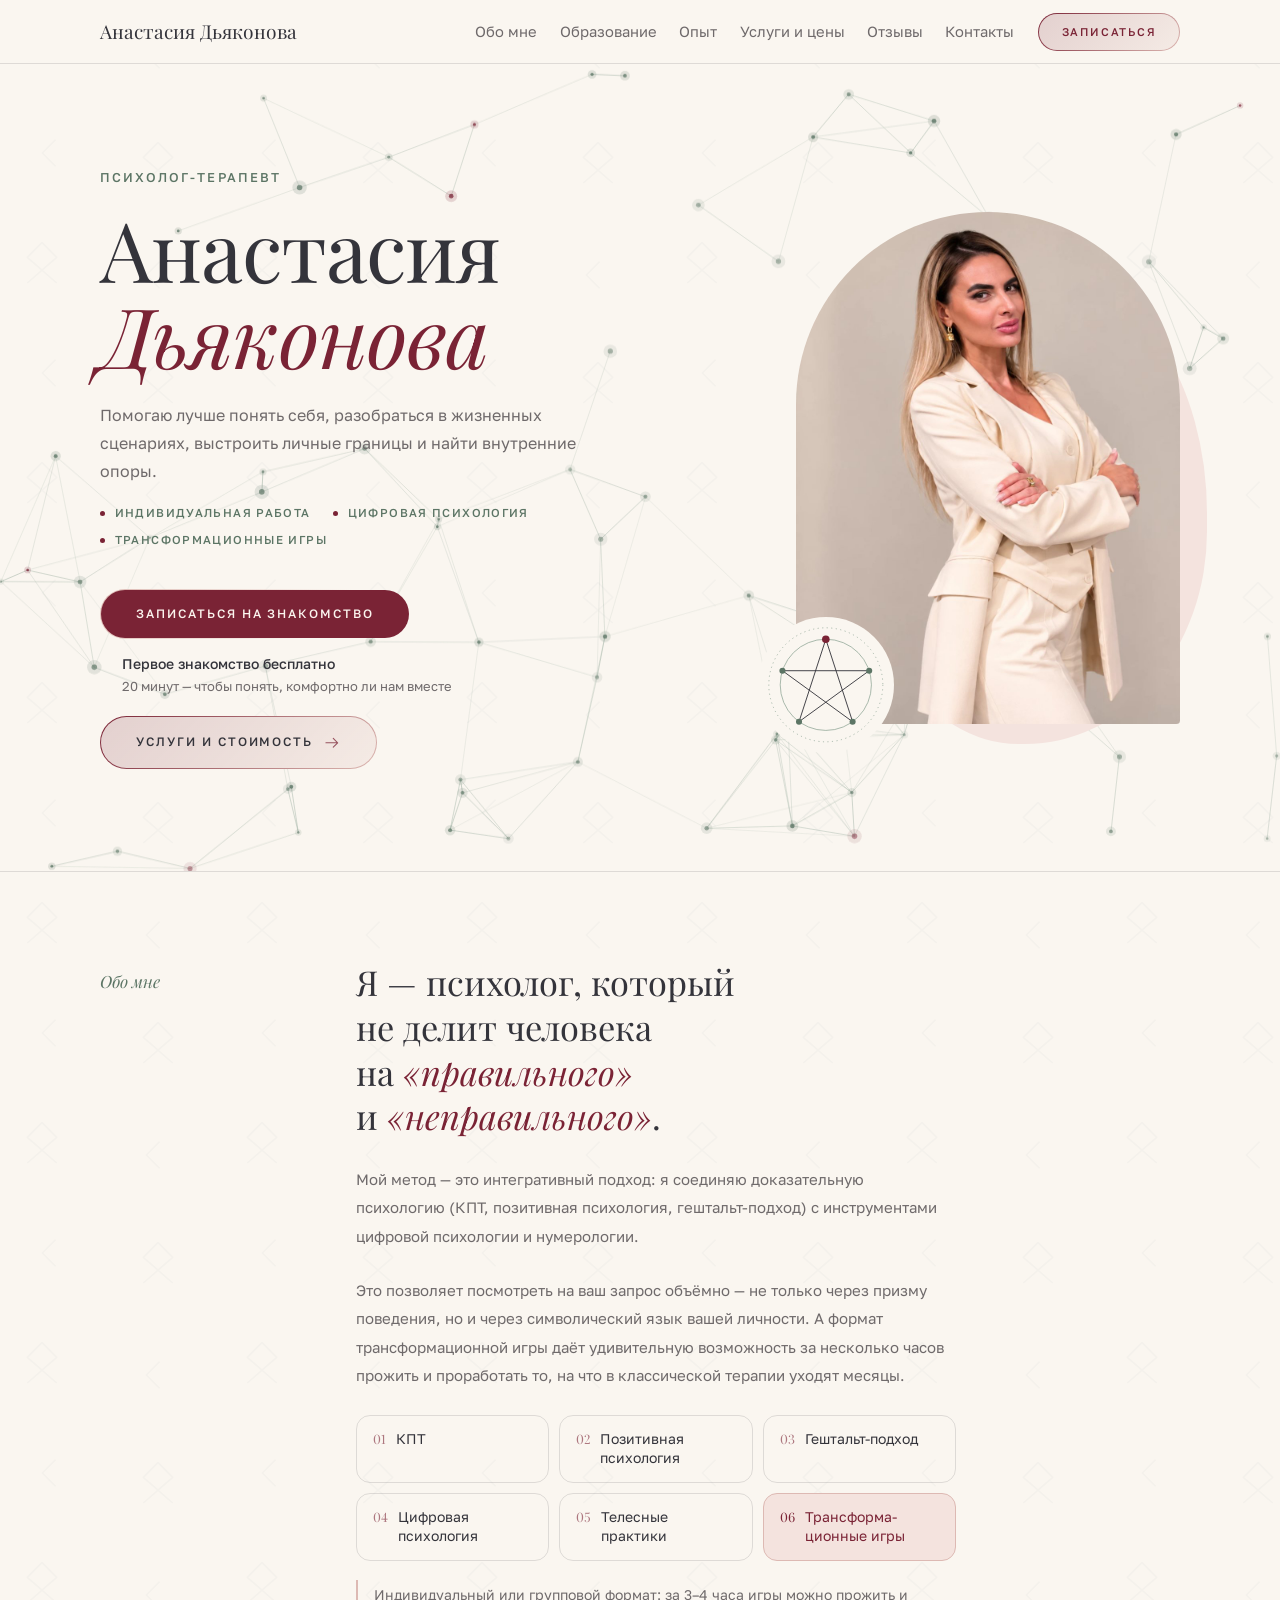
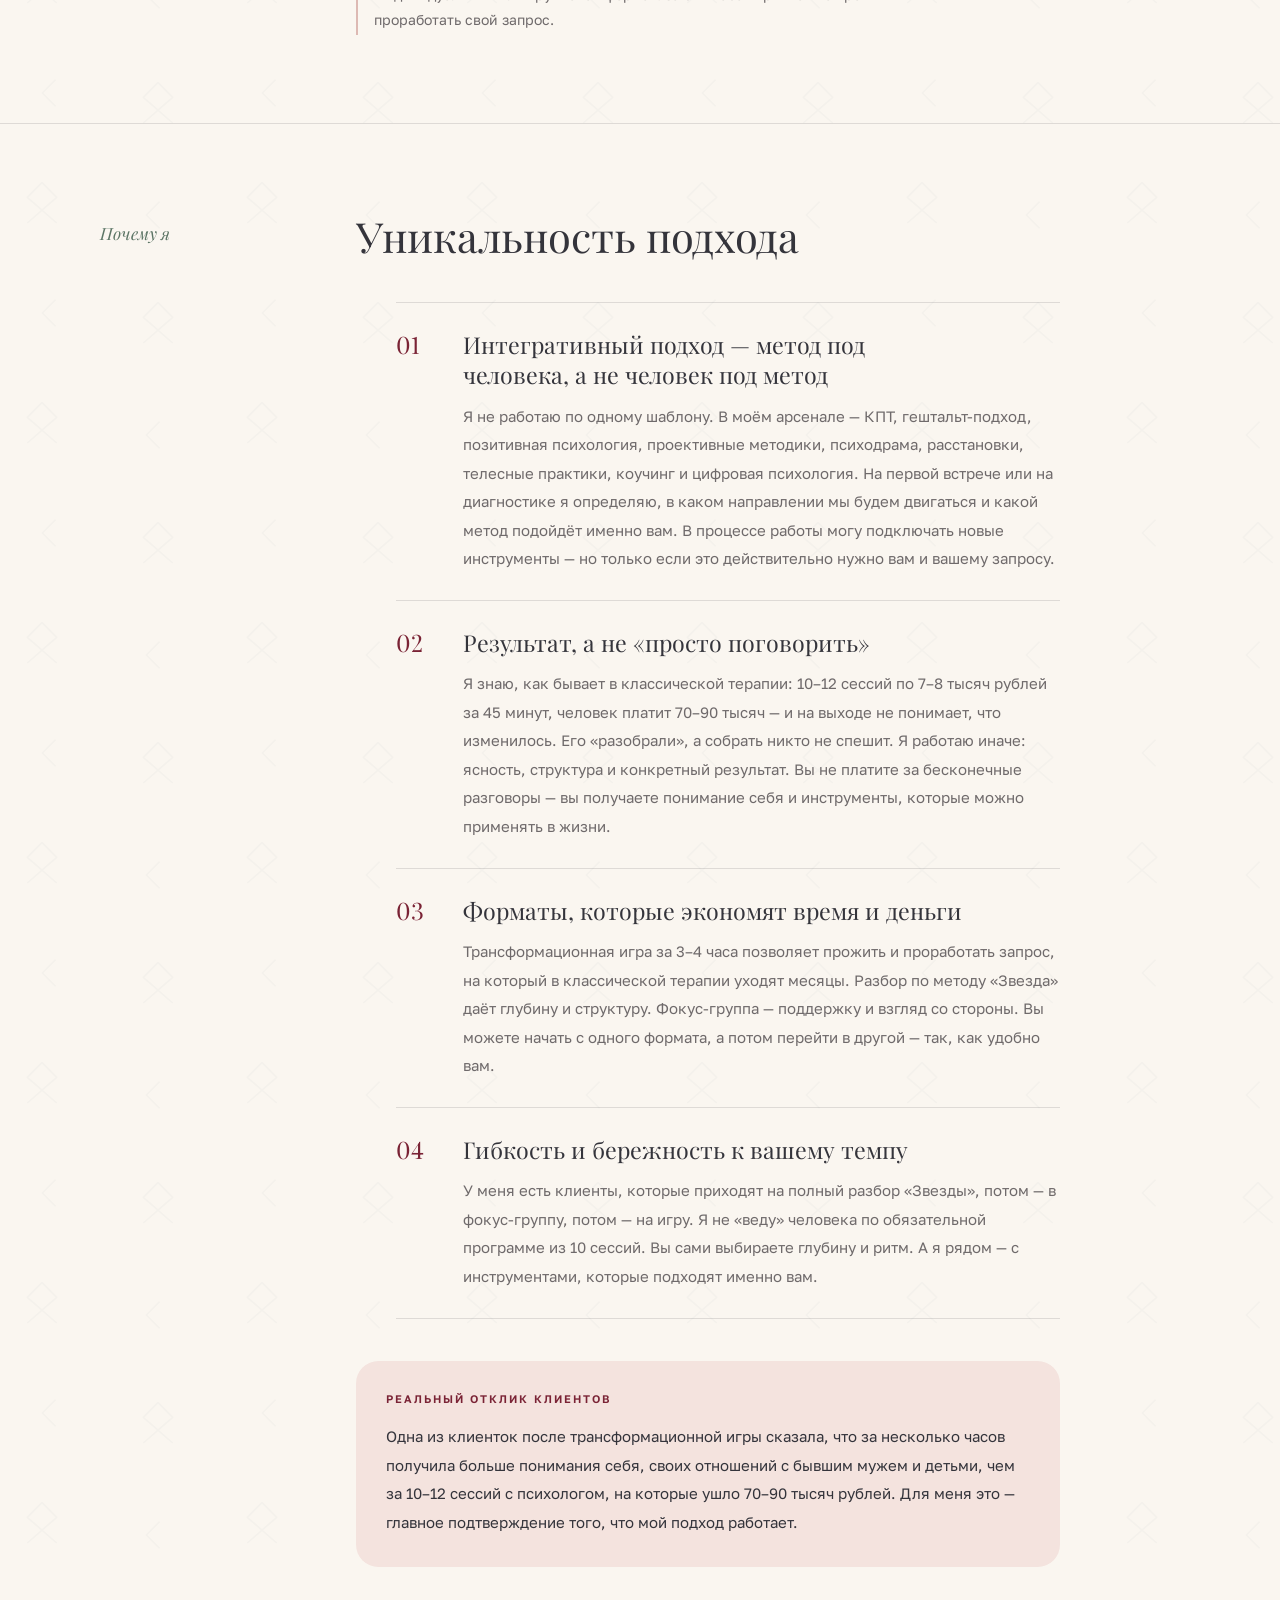
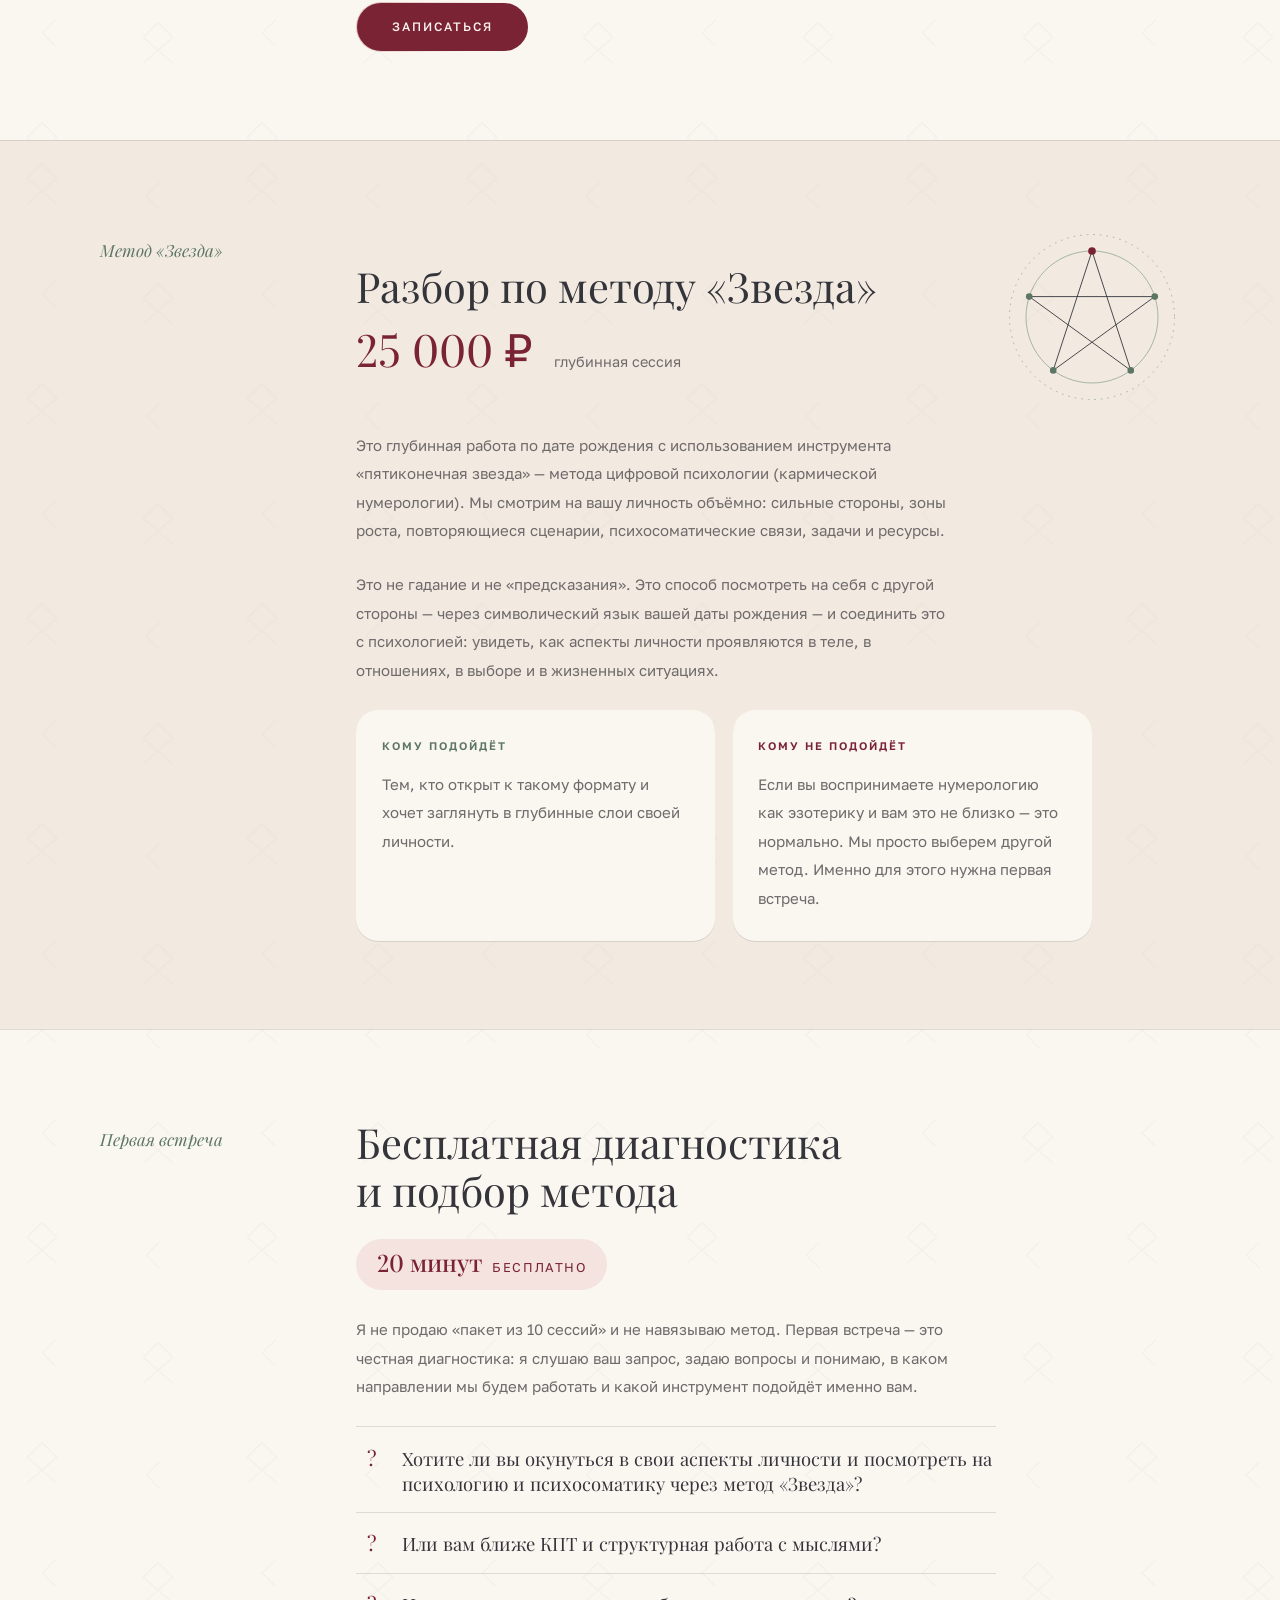
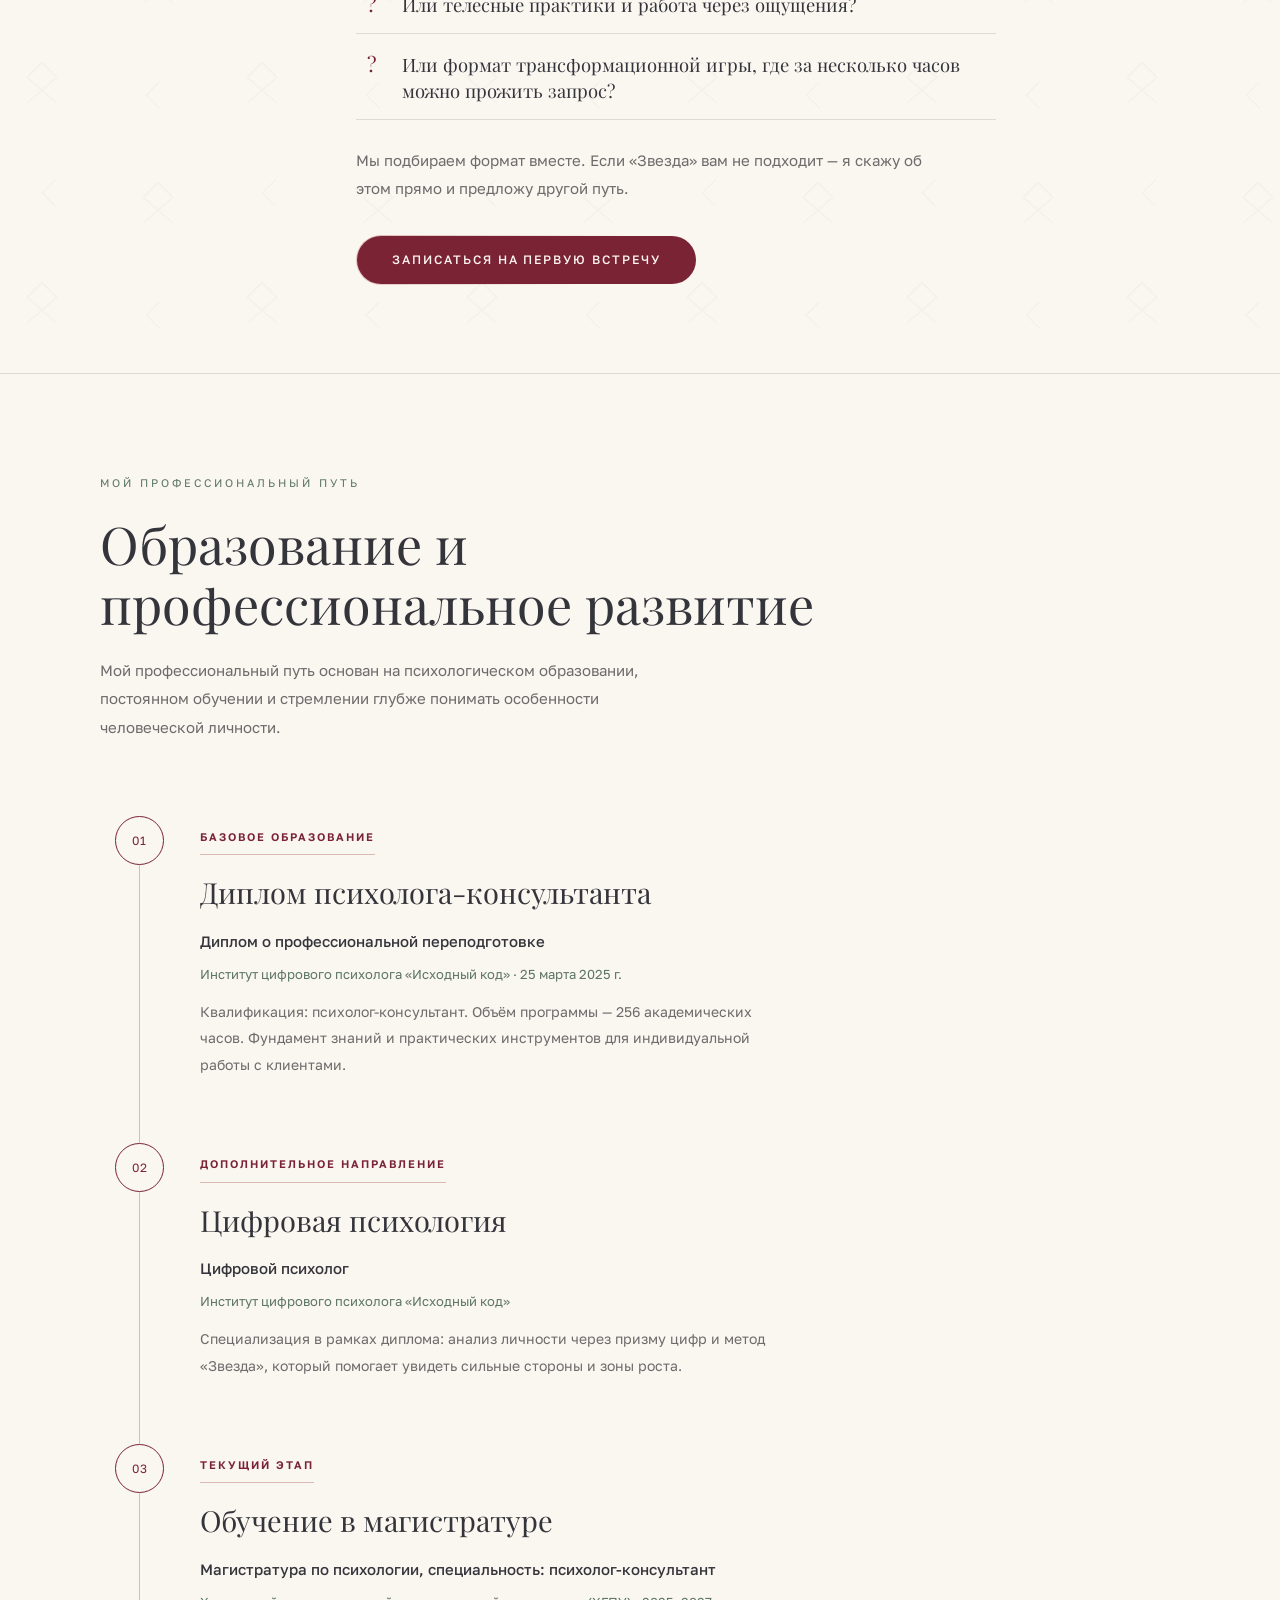
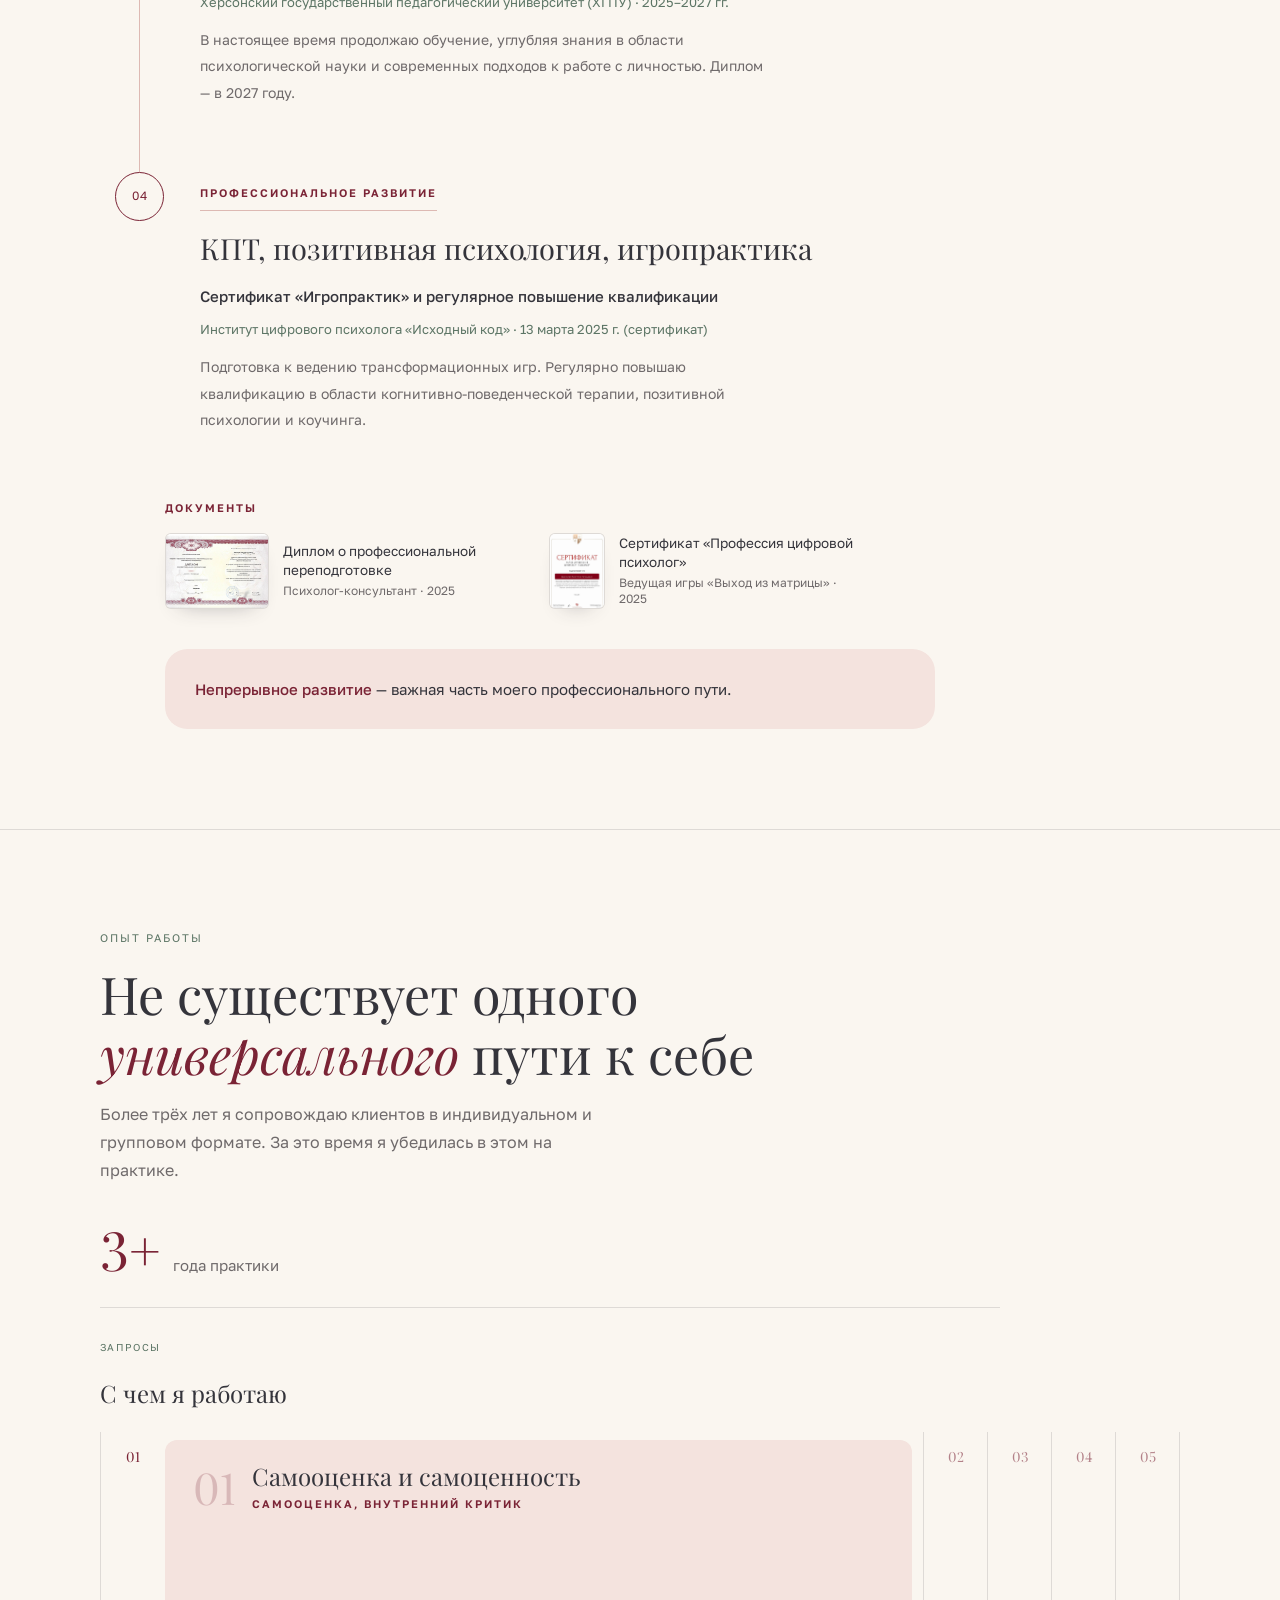
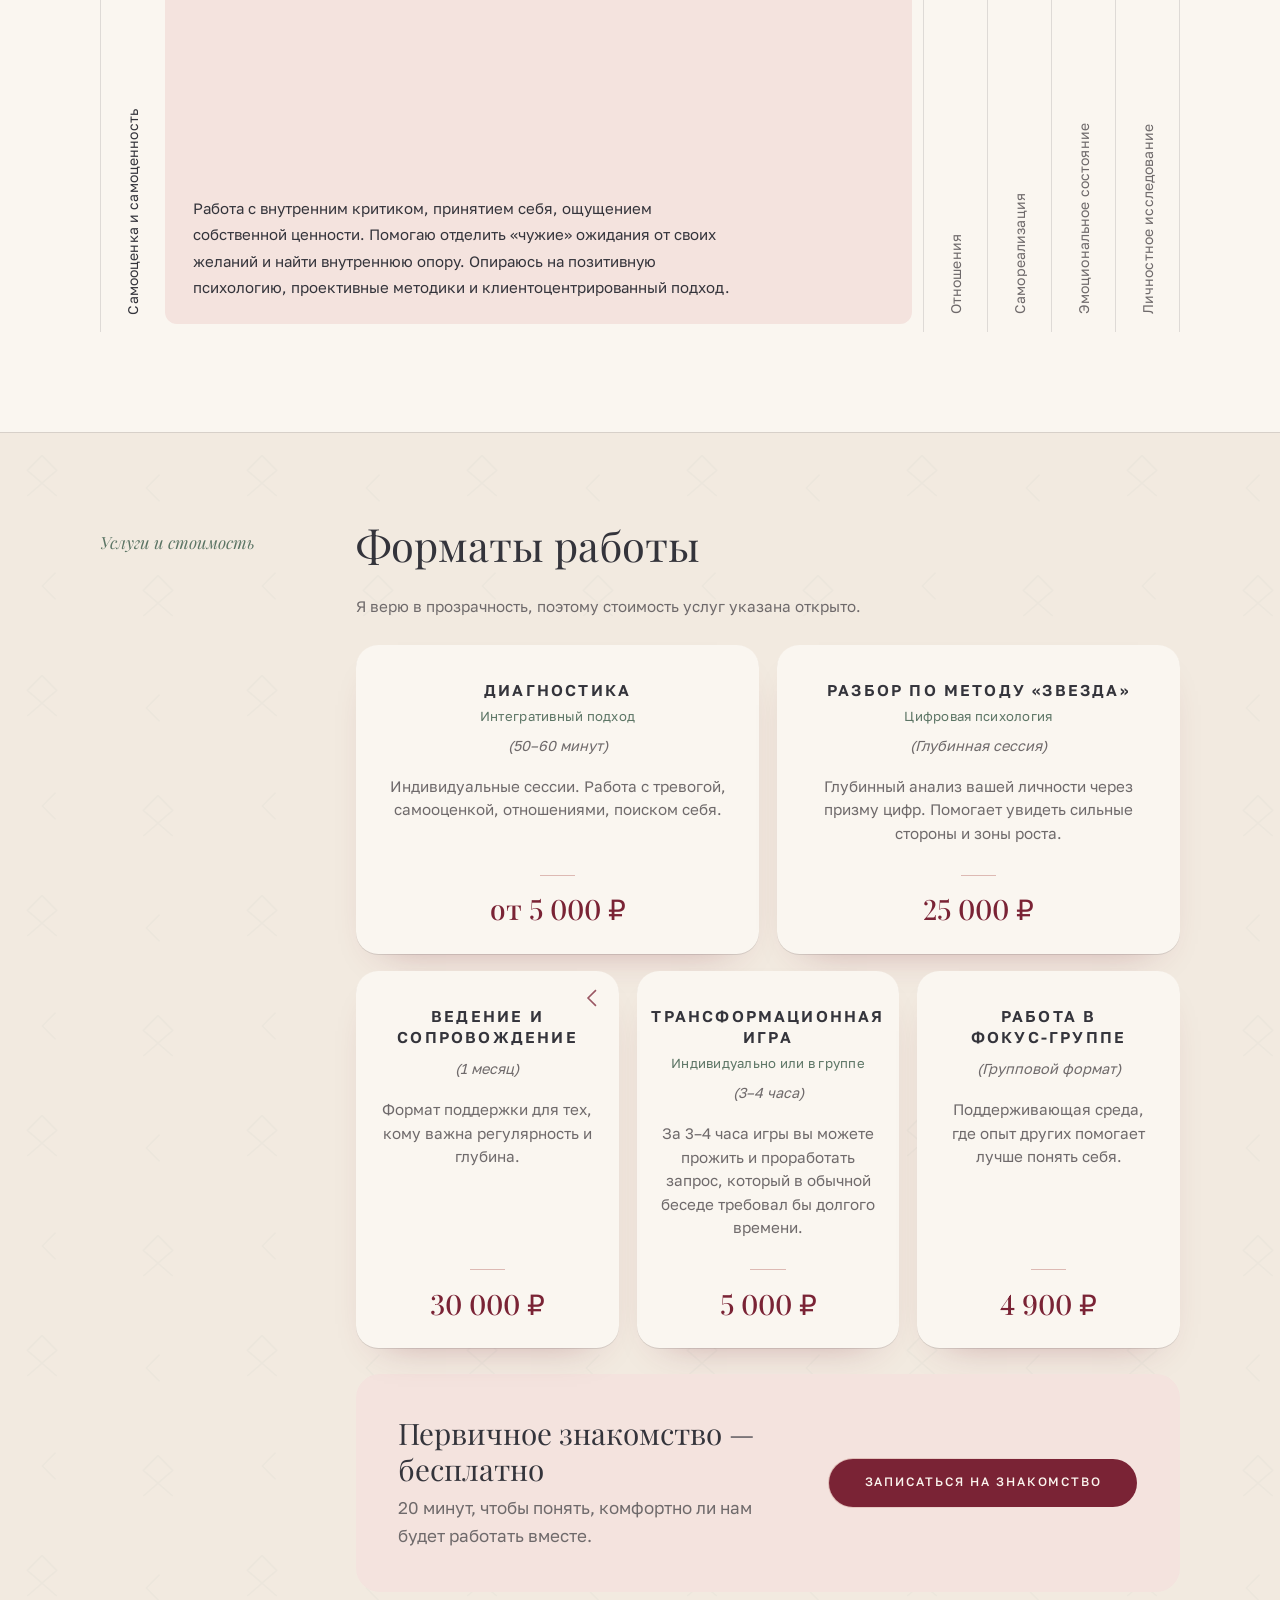
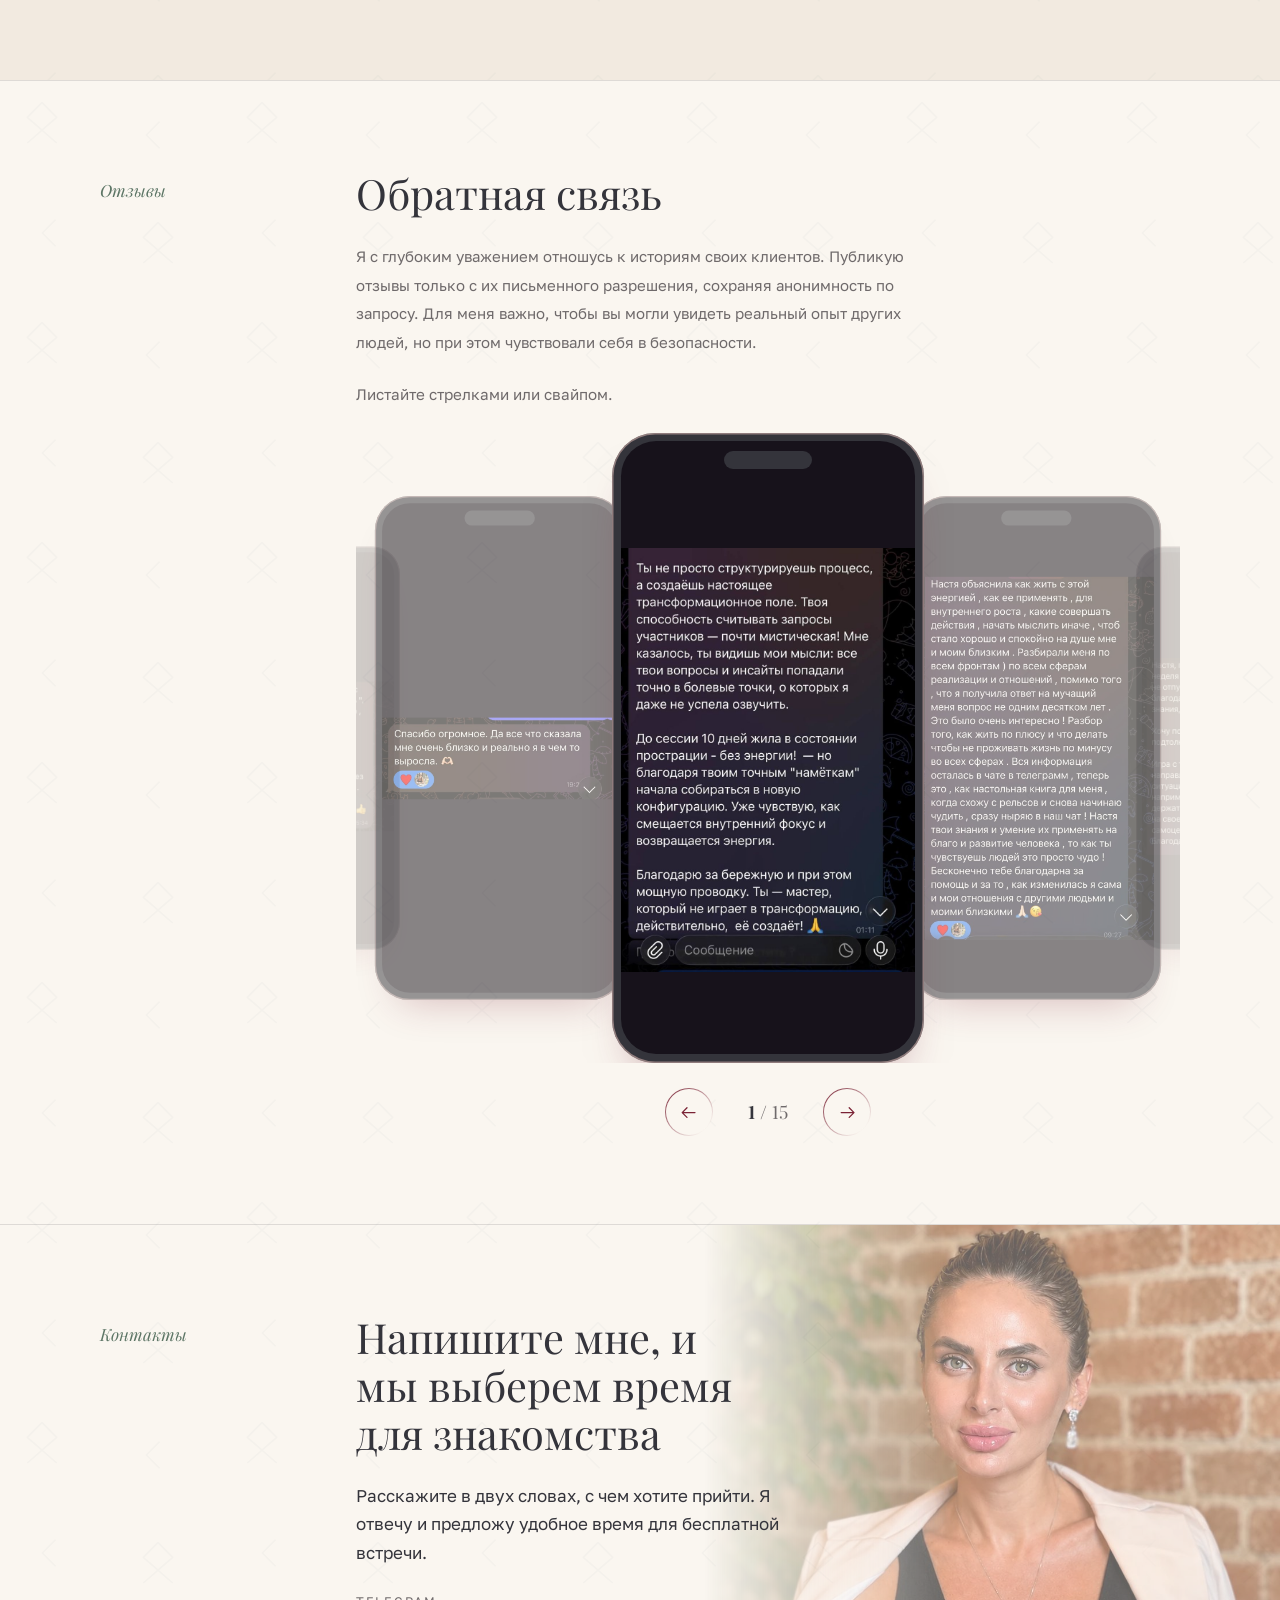
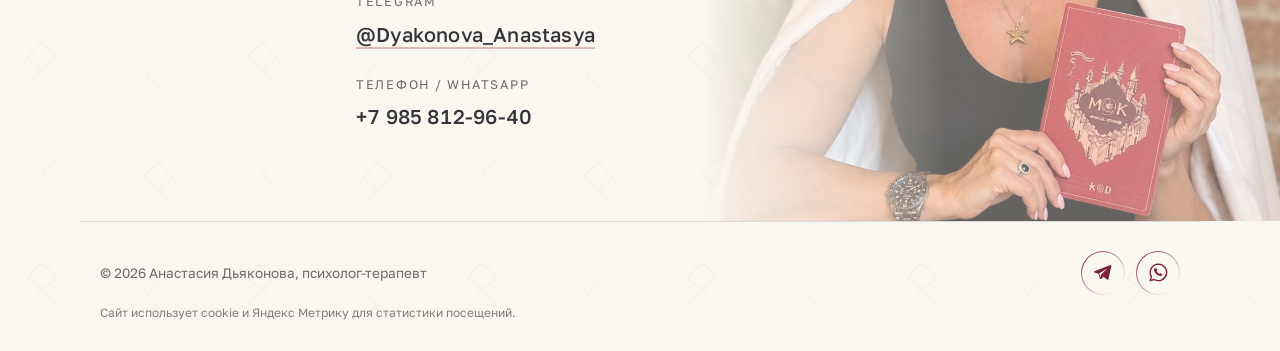
<file: index.html>
<!DOCTYPE html>
<html lang="ru">
<head>
<meta charset="utf-8">
<meta name="viewport" content="width=device-width, initial-scale=1, viewport-fit=cover">
<meta name="color-scheme" content="light">
<link rel="icon" type="image/svg+xml" href="favicon.svg">
<link rel="icon" type="image/png" sizes="32x32" href="favicon-32.png">
<link rel="apple-touch-icon" href="apple-touch-icon.png">
<link rel="canonical" href="https://dyakonovapsiholog.ru/">
<meta property="og:type" content="website">
<meta property="og:locale" content="ru_RU">
<meta property="og:url" content="https://dyakonovapsiholog.ru/">
<meta property="og:title" content="Анастасия Дьяконова — психолог-терапевт">
<meta property="og:description" content="Помогаю лучше понять себя, разобраться в жизненных сценариях, выстроить личные границы и найти внутренние опоры.">
<meta property="og:image" content="https://dyakonovapsiholog.ru/og-image.jpg">
<meta property="og:site_name" content="Анастасия Дьяконова">
<meta property="og:image:secure_url" content="https://dyakonovapsiholog.ru/og-image.jpg">
<meta property="og:image:type" content="image/jpeg">
<meta property="og:image:alt" content="Анастасия Дьяконова, психолог-терапевт">
<meta property="og:image:width" content="1200">
<meta property="og:image:height" content="630">
<meta name="twitter:card" content="summary_large_image">
<title>Анастасия Дьяконова</title>
<meta name="description" content="Анастасия Дьяконова — психолог-терапевт. Помогаю лучше понять себя, разобраться в жизненных сценариях, выстроить личные границы и найти внутренние опоры.">
<link rel="stylesheet" href="https://fonts.googleapis.com/css2?family=Golos+Text:wght@400;500;600&family=Playfair+Display:ital,wght@0,400;0,500;0,600;1,400;1,500&display=swap">
<style>
body { margin: 0; } img { max-width: 100%; }
/* Layout: left-aligned editorial column; each section is a narrow label rail + wide content, the star of the «Звезда» method is the only ornament. */
:root {
  --bg: #FAF6F0;
  --surface: #F2EAE0;
  --ink: #34343B;
  --muted: #6F6A6B;
  --sage: #8FA596;
  --sage-deep: #5C7565;
  --blush: #DDB9B3;
  --blush-soft: #F4E3DE;
  --wine: #7A2335;
  --btn-bg: #7A2335;
  --btn-bg-hover: #631A2A;
  --btn-fg: #FBF4EE;
  --line: rgba(52, 52, 59, .14);
  --runes: url("data:image/svg+xml,%3Csvg%20xmlns=%27http://www.w3.org/2000/svg%27%20width=%27220%27%20height=%27220%27%20viewBox=%270%200%20220%20220%27%3E%3Cg%20fill=%27none%27%20stroke=%27%235C7565%27%20stroke-opacity=%27.035%27%20stroke-width=%271.6%27%20stroke-linejoin=%27round%27%3E%3Cpath%20d=%27M42.0%2022.6L27.3%2037.4L42.0%2050.2L56.7%2037.4Z%20M27.3%2037.4L56.7%2063.0%20M56.7%2037.4L27.3%2063.0%27/%3E%3Cpath%20d=%27M159.6%2041.8L146.4%2055.0L159.6%2068.2%27/%3E%3Cpath%20d=%27M55.6%20139.8L42.4%20153.0L55.6%20166.2%27/%3E%3Cpath%20d=%27M158.0%20142.6L143.3%20157.4L158.0%20170.2L172.7%20157.4Z%20M143.3%20157.4L172.7%20183.0%20M172.7%20157.4L143.3%20183.0%27/%3E%3C/g%3E%3C/svg%3E");
  --band: var(--bg);
  --band-ink: var(--ink);
  --band-muted: var(--muted);
  --band-line: var(--line);
  --band-accent: var(--wine);
  --display: "Playfair Display", "PT Serif", Georgia, "Times New Roman", serif;
  --body: "Golos Text", Inter, "Segoe UI", system-ui, -apple-system, Arial, sans-serif;
}
*, *::before, *::after { box-sizing: border-box; }
html { scroll-behavior: smooth; }
body {
  background: var(--bg) var(--runes) 0 0 / 220px 220px; color: var(--ink);
  font-family: var(--body); font-size: 1.0625rem; line-height: 1.65;
  -webkit-font-smoothing: antialiased;
}
body::before {
  content: ""; position: fixed; inset: 0 0 auto;
  height: env(safe-area-inset-top, 0px); z-index: 10; background: var(--bg);
}
h1, h2, h3, p, ul, blockquote, figure { margin: 0; }
ul { padding: 0; list-style: none; }
a { color: inherit; }
:focus-visible { outline: 2px solid var(--wine); outline-offset: 3px; border-radius: 4px; }

.wrap {
  max-width: 70rem; margin-inline: auto;
  padding-left: max(20px, env(safe-area-inset-left, 0px));
  padding-right: max(20px, env(safe-area-inset-right, 0px));
}

/* Header */
.top {
  position: sticky; top: env(safe-area-inset-top, 0px); z-index: 9;
  background: color-mix(in srgb, var(--bg) 92%, transparent);
  backdrop-filter: blur(10px); -webkit-backdrop-filter: blur(10px);
  border-bottom: 1px solid var(--line);
}
.top .wrap { display: flex; align-items: center; gap: 1.5rem; padding-block: .8rem; }
.brand { font-family: var(--display); font-size: 1.2rem; text-decoration: none; white-space: nowrap; margin-right: auto; }
.nav { display: flex; gap: 1.4rem; font-size: .92rem; }
.nav a { text-decoration: none; color: var(--muted); transition: color .2s; }
.nav a:hover { color: var(--ink); }

/* Кнопки: тонкая градиентная оболочка, прописные буквы с разрядкой */
.btn {
  display: inline-flex; align-items: center; justify-content: center; gap: .6rem;
  border: 1px solid transparent; border-radius: 999px;
  background: linear-gradient(var(--btn-bg), var(--btn-bg)) padding-box,
              linear-gradient(135deg, var(--blush), transparent 70%) border-box;
  color: var(--btn-fg); text-decoration: none; white-space: nowrap;
  font: 500 .76rem/1.2 var(--body); letter-spacing: .16em; text-transform: uppercase;
  padding: 1.05rem 2.2rem;
  transition: background .25s, color .25s;
}
.btn:hover {
  background: linear-gradient(var(--btn-bg-hover), var(--btn-bg-hover)) padding-box,
              linear-gradient(135deg, var(--blush), transparent 70%) border-box;
}
.btn.ghost, .btn.small {
  background: linear-gradient(color-mix(in srgb, var(--bg) 82%, transparent), color-mix(in srgb, var(--bg) 82%, transparent)) padding-box,
              linear-gradient(135deg, var(--wine), var(--blush)) border-box;
  -webkit-backdrop-filter: blur(8px); backdrop-filter: blur(8px);
}
.btn.ghost { color: var(--ink); }
.btn.ghost:hover {
  background: linear-gradient(var(--surface), var(--surface)) padding-box,
              linear-gradient(135deg, var(--wine), var(--blush)) border-box;
}
.btn.ghost svg { width: 1.1rem; height: 1.1rem; fill: none; stroke: var(--wine); stroke-width: 1.5; stroke-linecap: round; stroke-linejoin: round; opacity: .75; transition: transform .25s, opacity .25s; }
.btn.ghost:hover svg { transform: translateX(4px); opacity: 1; }
.btn.small { color: var(--wine); padding: .7rem 1.4rem; font-size: .7rem; }
.btn.small:hover {
  color: var(--btn-fg);
  background: linear-gradient(var(--btn-bg), var(--btn-bg)) padding-box,
              linear-gradient(135deg, var(--blush), transparent 70%) border-box;
}
.link { color: var(--ink); text-decoration: underline; text-decoration-color: var(--blush); text-decoration-thickness: 2px; text-underline-offset: 5px; }
.link:hover { text-decoration-color: var(--wine); }

/* Hero */
.hero { position: relative; overflow: hidden; }
.hero canvas { position: absolute; inset: 0; width: 100%; height: 100%; pointer-events: none; }
.hero .wrap { position: relative; }
.hero .wrap {
  display: grid; grid-template-columns: minmax(0, 1.25fr) minmax(0, .75fr);
  gap: 3rem; align-items: center; padding-block: clamp(3.5rem, 8vw, 6.5rem);
}
.eyebrow { font-size: .8rem; letter-spacing: .16em; text-transform: uppercase; color: var(--sage-deep); font-weight: 500; }
h1 {
  font-family: var(--display); font-weight: 400;
  font-size: clamp(2.7rem, 7.2vw, 5.2rem); line-height: 1.04; letter-spacing: -.01em;
  margin-top: 1.1rem; text-wrap: balance;
}
h1 em { font-style: italic; color: var(--wine); }
.lead { font-size: 1rem; line-height: 1.75; color: var(--muted); max-width: 30rem; margin-top: 1.4rem; }
.hero-tags { display: flex; flex-wrap: wrap; gap: .5rem 1.4rem; margin-top: 1.2rem; font-size: .72rem; letter-spacing: .12em; text-transform: uppercase; color: var(--sage-deep); font-weight: 500; }
.hero-tags li { display: flex; align-items: center; gap: .6rem; }
.hero-tags li::before { content: ""; width: 5px; height: 5px; border-radius: 50%; background: var(--wine); flex: none; }
.hero-actions { display: flex; flex-wrap: wrap; align-items: flex-start; gap: 1.2rem 1.8rem; margin-top: 2.4rem; }
.hero-cta { display: grid; gap: .8rem; justify-items: start; }
.hero-note { display: grid; gap: .15rem; margin: 0; padding-left: 1.4rem; }
.hero-note b { font-size: 14px; font-weight: 500; color: var(--ink); }
.hero-note span { font-size: 13px; line-height: 1.5; color: var(--muted); max-width: 22rem; text-wrap: balance; }
.portrait { position: relative; justify-self: end; width: min(100%, 24rem); }
.portrait::before {
  content: ""; position: absolute; inset: 12% -7% -4% 14%;
  background: var(--blush-soft); border-radius: 50% 46% 52% 48% / 48% 52% 46% 54%;
}
.portrait img {
  position: relative; display: block; width: 100%; height: auto; aspect-ratio: 3 / 4;
  object-fit: cover; object-position: 50% 12%; border-radius: 999px 999px 1.25rem 1.25rem;
}
.star { position: absolute; left: -2.4rem; bottom: -1.8rem; width: 8.5rem; padding: .45rem; background: var(--bg); border-radius: 50%; }
.star svg { display: block; width: 100%; height: auto; }
.star .ring { fill: none; stroke: var(--sage); stroke-width: 2; }
.star .ring.dash { stroke-dasharray: 3 9; }
.star .lines { fill: none; stroke: var(--ink); stroke-width: 2.4; stroke-linejoin: round; stroke-dasharray: 1150; animation: draw 10s cubic-bezier(.45, 0, .55, 1) infinite; }
.star .pt { fill: var(--wine); }
.star .pt.s { fill: var(--sage-deep); }
.star .ring.dash { transform-origin: 160px 160px; animation: spin 30s linear infinite; }
/* Цикл 10 с: звезда мягко прорисовывается, коротко держится и так же мягко стирается */
@keyframes draw {
  0% { stroke-dashoffset: 1150; opacity: 0; }
  6% { opacity: 1; }
  46%, 54% { stroke-dashoffset: 0; opacity: 1; }
  94% { opacity: 1; }
  100% { stroke-dashoffset: -1150; opacity: 0; }
}
@keyframes spin { to { transform: rotate(360deg); } }

/* Параллакс: слои первого экрана и круг в «Опыте» движутся с разной скоростью при прокрутке (--py задаёт скрипт) */
.hero canvas { transform: translate3d(0, calc(var(--py, 0) * .32px), 0); }
.hero-text { transform: translate3d(0, calc(var(--py, 0) * .12px), 0); }
.portrait { transform: translate3d(0, calc(var(--py, 0) * -.07px), 0); }
.portrait::before { transform: translate3d(0, calc(var(--py, 0) * .2px), 0); }
.star { transform: translate3d(0, calc(var(--py, 0) * -.14px), 0); }
.hero canvas, .hero-text, .portrait, .portrait::before, .star { will-change: transform; }
@media (prefers-reduced-motion: reduce) {
  .hero canvas, .hero-text, .portrait, .portrait::before, .star { transform: none; }
}

/* Кнопка «наверх» — только в мобильной версии */
.to-top { display: none; }
@media (max-width: 980px) {
  .to-top {
    display: grid; place-items: center; position: fixed; z-index: 8;
    right: calc(16px + env(safe-area-inset-right, 0px)); bottom: calc(18px + env(safe-area-inset-bottom, 0px));
    width: 3.1rem; height: 3.1rem; padding: 0; border: 1px solid transparent; border-radius: 50%; cursor: pointer;
    background: linear-gradient(var(--btn-bg), var(--btn-bg)) padding-box,
                linear-gradient(135deg, var(--blush), transparent 70%) border-box;
    color: var(--btn-fg); box-shadow: none;
    opacity: 0; visibility: hidden; transform: translateY(12px);
    transition: opacity .3s, transform .3s, visibility .3s, background .25s;
  }
  .to-top.show { opacity: 1; visibility: visible; transform: none; }
  .to-top:active { background: linear-gradient(var(--btn-bg-hover), var(--btn-bg-hover)) padding-box, linear-gradient(135deg, var(--blush), transparent 70%) border-box; }
  .to-top svg { width: 1.25rem; height: 1.25rem; fill: none; stroke: currentColor; stroke-width: 1.6; stroke-linecap: round; stroke-linejoin: round; }
}
@media (prefers-reduced-motion: reduce) { .to-top { transition: none; } }

/* Sections */
.section { border-top: 1px solid var(--line); }
.section .wrap {
  display: grid; grid-template-columns: 13rem minmax(0, 1fr);
  gap: 2rem 3rem; padding-block: clamp(3rem, 7vw, 5.5rem);
}
.rail { font-family: var(--display); font-style: italic; font-size: 1.05rem; color: var(--sage-deep); padding-top: .5rem; }
h2 { font-family: var(--display); font-weight: 400; font-size: clamp(1.8rem, 3.6vw, 2.6rem); line-height: 1.15; text-wrap: balance; max-width: 22ch; }
.body { display: grid; grid-template-columns: minmax(0, 1fr); gap: 1.6rem; min-width: 0; }
.body p { max-width: 40rem; }

.quote {
  font-family: var(--display); font-size: clamp(1.5rem, 3vw, 2.15rem); line-height: 1.3;
  max-width: 24ch; text-wrap: balance;
}
.quote em { color: var(--wine); }
.approach-cta { justify-self: start; margin-top: .6rem; }
/* Методы: ровная сетка 3×2 с номерами, как в остальных списках сайта */
.methods { display: grid; grid-template-columns: repeat(3, minmax(0, 1fr)); gap: 10px; max-width: 600px; counter-reset: m; }
.methods li { counter-increment: m; min-width: 0; }
.methods button {
  display: grid; grid-template-columns: auto minmax(0, 1fr); align-items: baseline; gap: 10px;
  width: 100%; height: 100%; padding: 14px 16px; border: 1px solid var(--line); border-radius: 14px;
  background: transparent; color: var(--ink); font: 400 14px/1.35 var(--body); text-align: left; cursor: pointer;
  transition: background .25s, border-color .25s, color .25s;
}
.methods button::before { content: counter(m, decimal-leading-zero); font-family: var(--display); font-variant-numeric: lining-nums; font-size: 13px; color: var(--wine); opacity: .6; }
.methods button:hover { border-color: var(--blush); }
.methods button.on { background: var(--blush-soft); border-color: var(--blush); color: var(--wine); }
.methods button.on::before { opacity: 1; }
.body p.method-info {
  max-width: 600px; min-height: 3.6em; margin-top: -.4rem; padding: 2px 0 2px 1rem; border-left: 2px solid var(--blush);
  font-size: 14px; line-height: 1.8; color: var(--muted); transition: opacity .2s;
}
.method-info.active { color: var(--ink); }
@media (max-width: 600px) { .methods { grid-template-columns: repeat(2, minmax(0, 1fr)); } .methods button { grid-template-columns: minmax(0, 1fr); gap: 4px; padding: 11px 13px 13px; font-size: 13.5px; } }
.method-info.fade { opacity: 0; }
@media (prefers-reduced-motion: reduce) { .methods button, .method-info { transition: none; } }

/* Почему я · Звезда · Первая встреча */
.body p.txt, .why p, .why-voice p, .zv-card p { max-width: 600px; color: var(--muted); font-size: 15px; line-height: 1.9; }
.why { display: grid; counter-reset: none; max-width: 44rem; }
.why li { display: grid; grid-template-columns: 3rem minmax(0, 1fr); gap: 1.2rem; padding-block: 1.7rem; border-top: 1px solid var(--line); }
.why li:last-child { border-bottom: 1px solid var(--line); }
.why-num { font-family: var(--display); font-variant-numeric: lining-nums; font-size: 1.5rem; line-height: 1.2; color: var(--wine); }
.why h3 { font-family: var(--display); font-weight: 400; font-size: 1.45rem; line-height: 1.3; margin-bottom: .7rem; text-wrap: balance; }
.why-voice { max-width: 44rem; padding: 1.8rem 1.9rem 1.9rem; border-radius: 1.4rem; background: var(--blush-soft); }
.why-voice figcaption { font-size: 11px; font-weight: 600; letter-spacing: 2px; text-transform: uppercase; color: var(--wine); margin-bottom: .9rem; }
.why-voice p { color: var(--ink); max-width: none; }
.zv-head { display: grid; grid-template-columns: minmax(0, 1fr) auto; gap: 1.5rem 2.5rem; align-items: center; }
.zv-price { font-family: var(--display); font-variant-numeric: lining-nums; font-size: clamp(2rem, 4vw, 2.8rem); line-height: 1; color: var(--wine); margin-top: 1.1rem; }
.zv-price span { font: 400 .9rem/1.4 var(--body); color: var(--muted); margin-left: .6rem; }
.zv-star { width: clamp(7rem, 16vw, 11rem); }
.zv-star svg { display: block; width: 100%; height: auto; overflow: visible; }
.zv-star .ring { fill: none; stroke: var(--sage); stroke-width: 1.4; }
.zv-star .ring.dash { stroke-dasharray: 3 9; transform-origin: 160px 160px; animation: spin 30s linear infinite; }
.zv-star .lines { fill: none; stroke: var(--ink); stroke-width: 1.6; stroke-linejoin: round; }
.zv-star .pt { fill: var(--wine); } .zv-star .pt.s { fill: var(--sage-deep); }
.zv-fit { display: grid; grid-template-columns: repeat(auto-fit, minmax(16rem, 1fr)); gap: 1.1rem; max-width: 46rem; }
.zv-card { padding: 1.7rem 1.6rem 1.8rem; border-radius: 1.4rem; background: var(--bg); box-shadow: 0 1px 0 var(--line); }
.zv-card h3 { font-size: 11px; font-weight: 600; letter-spacing: 2px; text-transform: uppercase; color: var(--sage-deep); margin-bottom: .9rem; }
.zv-card.zv-no h3 { color: var(--wine); }
.first-badge { justify-self: start; display: inline-flex; align-items: baseline; gap: .6rem; padding: .7rem 1.3rem; border-radius: 999px; background: var(--blush-soft); color: var(--wine); font-size: .8rem; letter-spacing: .12em; text-transform: uppercase; }
.body p.first-badge b { font: 500 1.5rem/1 var(--display); font-variant-numeric: lining-nums; letter-spacing: 0; text-transform: none; }
.first-q { display: grid; max-width: 40rem; }
.first-q li { display: grid; grid-template-columns: 2rem minmax(0, 1fr); gap: .9rem; align-items: baseline; padding-block: .95rem; border-top: 1px solid var(--line); font-family: var(--display); font-size: 1.15rem; line-height: 1.4; }
.first-q li:last-child { border-bottom: 1px solid var(--line); }
.first-q li::before { content: "?"; font-family: var(--display); font-size: 1.3rem; color: var(--wine); text-align: center; }
.first-cta { justify-self: start; margin-top: .4rem; }
@media (max-width: 600px) { .why li { grid-template-columns: 2.2rem minmax(0, 1fr); gap: .8rem; } .zv-head { gap: 1rem; align-items: start; } .zv-star { width: 6.6rem; margin-top: .2rem; } .zv-star .lines { stroke-width: 2.2; } .zv-star .ring { stroke-width: 1.8; } .zv-price span { display: block; margin: .5rem 0 0; } }
@media (prefers-reduced-motion: reduce) { .zv-star .ring.dash { animation: none; } }

/* Образование: лента из двух этапов (разметка заказчика, цвета и шрифты сайта) */
.edu-section {
  background: var(--bg); color: var(--ink); padding-block: clamp(65px, 9vw, 100px);
  padding-left: max(20px, env(safe-area-inset-left, 0px)); padding-right: max(20px, env(safe-area-inset-right, 0px));
}
.edu-container { max-width: calc(70rem - 40px); margin: 0 auto; }
.edu-heading { max-width: 820px; margin-bottom: 75px; }
.edu-eyebrow { display: block; font-size: 11px; letter-spacing: 3px; color: var(--sage-deep); margin-bottom: 22px; }
.edu-heading h2 { font-family: var(--display); font-size: clamp(32px, 5vw, 52px); font-weight: 400; line-height: 1.15; margin: 0 0 22px; max-width: none; }
.edu-heading > p { max-width: 550px; color: var(--muted); font-size: 15px; line-height: 1.9; }
.edu-timeline { position: relative; max-width: 820px; margin-left: 15px; }
/* Линия между этапами */
.edu-item:not(:last-child)::before { content: ""; position: absolute; left: 24px; top: 49px; bottom: 0; width: 1px; background: var(--blush); }
.edu-item { display: grid; grid-template-columns: 50px minmax(0, 1fr); gap: 35px; position: relative; padding-bottom: 65px; }
.edu-marker { width: 49px; height: 49px; background: var(--bg); border: 1px solid var(--wine); border-radius: 50%; display: flex; align-items: center; justify-content: center; z-index: 1; }
.edu-marker { color: var(--wine); }
.edu-marker span { font-size: 12px; color: inherit; letter-spacing: 1px; font-variant-numeric: lining-nums; }
.edu-content { padding: 5px 0 0; max-width: 650px; }
.edu-category { display: inline-block; font-size: 11px; font-weight: 600; letter-spacing: 2px; text-transform: uppercase; color: var(--wine); padding-bottom: 8px; border-bottom: 1px solid var(--blush); }
.edu-content h3 { font-family: var(--display); font-size: 29px; font-weight: 400; margin: 14px 0 12px; }
.edu-content h4 { font-size: 15px; font-weight: 500; margin: 0 0 14px; color: var(--ink); }
.edu-content p { font-size: 14px; line-height: 1.9; color: var(--muted); max-width: 570px; margin: 0; }
.edu-content p.edu-meta { font-size: 13px; line-height: 1.6; color: var(--sage-deep); margin: -4px 0 14px; }
.edu-status { display: inline-block; padding: 8px 15px; border: 1px solid var(--sage); border-radius: 30px; font-size: 11px; color: var(--sage-deep); letter-spacing: .3px; }
.edu-current { background: var(--blush-soft); border-color: var(--blush-soft); color: var(--wine); }
.edu-footer { margin: 0 0 0 65px; max-width: 770px; padding: 1.6rem 1.9rem; border-radius: 1.4rem; background: var(--blush-soft); }
.edu-footer p { font-family: var(--body); font-size: 15px; line-height: 1.9; font-style: normal; color: var(--ink); }
.edu-footer em { font-style: normal; font-weight: 500; color: var(--wine); }
@media (max-width: 600px) {
  .edu-heading { margin-bottom: 50px; }
  .edu-timeline { margin-left: 0; }
  .edu-item { grid-template-columns: 40px minmax(0, 1fr); gap: 18px; padding-bottom: 48px; }
  .edu-item:not(:last-child)::before { left: 19px; top: 39px; }
  .edu-marker { width: 39px; height: 39px; }
  .edu-content h3 { font-size: 24px; }
  .edu-content p { font-size: 13px; }
  .edu-footer { margin-left: 0; }
}

/* Документы об образовании: миниатюры с увеличением */
.edu-docs { margin: 0 0 40px 65px; max-width: 770px; }
.edu-docs-title { font-size: 11px; font-weight: 600; letter-spacing: 2px; text-transform: uppercase; color: var(--wine); margin-bottom: 16px; }
.edu-docs-row { display: flex; flex-wrap: wrap; gap: 18px 26px; align-items: flex-start; }
.edu-doc { display: flex; align-items: center; gap: 14px; padding: 0; border: 0; background: none; cursor: zoom-in; text-align: left; color: var(--ink); font: inherit; }
.edu-doc-img { flex: none; display: block; overflow: hidden; border-radius: 6px; border: 1px solid var(--line); background: var(--bg); box-shadow: 0 10px 22px -16px color-mix(in srgb, var(--ink) 45%, transparent); transition: transform .3s; }
.edu-doc-img img { display: block; width: 100%; height: 100%; object-fit: cover; }
.edu-doc-wide { width: 104px; height: 76px; }
.edu-doc-tall { width: 56px; height: 76px; }
.edu-doc:hover .edu-doc-img { transform: translateY(-3px); }
.edu-doc-cap { font-size: 13.5px; line-height: 1.4; max-width: 15rem; }
.edu-doc-cap small { display: block; font-size: 12px; color: var(--muted); margin-top: 3px; }
@media (max-width: 600px) { .edu-docs { margin-left: 0; } }
@media (prefers-reduced-motion: reduce) { .edu-doc-img { transition: none; } }

/* Опыт работы: стили заказчика в цветах и шрифтах сайта */
.experience-section {
  background: var(--bg); color: var(--ink); padding-block: clamp(68px, 9vw, 100px);
  padding-left: max(20px, env(safe-area-inset-left, 0px)); padding-right: max(20px, env(safe-area-inset-right, 0px));
}
.experience-inner { max-width: calc(70rem - 40px); margin: 0 auto; }
.experience-body { max-width: 900px; }
.experience-heading { max-width: 720px; margin-bottom: 38px; }
.experience-eyebrow { display: block; color: var(--sage-deep); font-size: 11px; letter-spacing: 2px; line-height: 1.5; margin-bottom: 18px; text-transform: uppercase; }
.experience-heading h2 { font-family: var(--display); font-size: clamp(34px, 5vw, 52px); font-weight: 400; line-height: 1.15; margin: 0 0 16px; color: var(--ink); max-width: none; }
.experience-heading h2 em { color: var(--wine); }
.experience-intro { max-width: 520px; color: var(--muted); font-size: 16px; line-height: 1.75; margin: 0; }
.experience-duration { display: flex; align-items: baseline; gap: 12px; padding: 0 0 30px; border-bottom: 1px solid var(--line); }
.experience-number { font-family: var(--display); font-variant-numeric: lining-nums; font-size: 54px; font-weight: 400; line-height: 1; color: var(--wine); }
.experience-label { color: var(--muted); font-size: 15px; }
.experience-list { display: grid; grid-template-columns: minmax(0, 1fr) minmax(0, 1fr); gap: 42px; }
.experience-item { padding-top: 32px; min-width: 0; }
.experience-item-top { display: flex; align-items: center; gap: 13px; margin-bottom: 22px; }
.experience-index { color: var(--wine); font-family: var(--display); font-variant-numeric: lining-nums; font-size: 16px; }
.experience-category { color: var(--sage-deep); font-size: 10px; letter-spacing: 1.3px; line-height: 1.5; text-transform: uppercase; }
.experience-item h3 { font-family: var(--display); font-size: 24px; font-weight: 400; line-height: 1.35; color: var(--ink); margin: 0 0 14px; }
.experience-item p { color: var(--muted); font-size: 15px; line-height: 1.8; margin: 0; max-width: 390px; }
@media (max-width: 650px) {
  .experience-heading { margin-bottom: 30px; }
  .experience-intro { font-size: 15px; }
  .experience-number { font-size: 46px; }
  .experience-list { grid-template-columns: minmax(0, 1fr); gap: 0; }
  .experience-item { padding: 28px 0; border-bottom: 1px solid var(--line); }
  .experience-item h3 { font-size: 22px; }
  .experience-item p { font-size: 14px; line-height: 1.75; }
}
@media (prefers-reduced-motion: no-preference) {
  .experience-item { animation: experienceAppear .6s ease both; }
  .experience-item:nth-child(2) { animation-delay: .12s; }
  @keyframes experienceAppear { from { opacity: 0; transform: translateY(10px); } to { opacity: 1; transform: translateY(0); } }
}

/* Запросы: ряд панелей, раскрывающихся при наведении (на телефоне — аккордеон) */
.experience-asks { padding-top: 32px; }
.experience-asks > h3 { font-family: var(--display); font-size: 24px; font-weight: 400; line-height: 1.35; margin: 0 0 22px; }
.experience-approach { margin-top: 12px; }
.experience-approach p { max-width: 600px; }
.experience-approach p + p { margin-top: .8em; }
.hx { --hx-rail: 64px; --hx-h: 620px; --hx-t: .62s; }
.hx ul { display: flex; height: var(--hx-h); container-type: inline-size; border-right: 1px solid var(--line); }
.hx li {
  position: relative; flex: 0 1 var(--hx-rail); min-width: 0; overflow: hidden; border-left: 1px solid var(--line);
  transition: flex-basis var(--hx-t) cubic-bezier(.32, .72, 0, 1);
}
.hx li.on { flex-basis: calc(100% - (var(--hx-n) - 1) * var(--hx-rail)); }
.hx-rail {
  position: absolute; inset: 0 auto 0 0; width: var(--hx-rail); display: flex; flex-direction: column; align-items: center; justify-content: space-between;
  padding: 18px 0; border: 0; background: transparent; cursor: pointer; color: var(--muted); font: 400 14px/1 var(--body); transition: color var(--hx-t);
}
.hx li.on .hx-rail { color: var(--ink); }
.hx-num { font-family: var(--display); font-variant-numeric: lining-nums; font-size: 14px; color: var(--wine); opacity: .55; transition: opacity var(--hx-t); }
.hx li.on .hx-num { opacity: 1; }
.hx-short { writing-mode: vertical-rl; transform: rotate(180deg); white-space: nowrap; overflow: hidden; text-overflow: ellipsis; max-height: calc(var(--hx-h) - 80px); letter-spacing: .01em; }
.hx-full, .hx-plus { display: none; }
.hx-panel {
  position: absolute; top: 8px; bottom: 8px; left: var(--hx-rail); width: calc(100% - var(--hx-rail) - 12px);
  border-radius: 12px; background: var(--blush-soft); overflow: hidden auto; opacity: 0; visibility: hidden;
  transition: opacity .3s, visibility .3s;
}
@supports (width: 1cqw) { .hx-panel { width: calc(100cqw - var(--hx-n) * var(--hx-rail) - 12px); } }
.hx li.on .hx-panel { opacity: 1; visibility: visible; transition: opacity .45s .2s, visibility 0s; }
.hx-panel-in { display: flex; flex-direction: column; justify-content: space-between; gap: 24px; min-height: 100%; padding: 28px 32px 32px; }
.hx-top { display: flex; align-items: flex-end; gap: 22px; }
.hx-panel p.hx-sum { font-size: 11px; font-weight: 600; letter-spacing: 2px; text-transform: uppercase; color: var(--wine); line-height: 1.6; }
.hx-subs { display: grid; grid-template-columns: repeat(2, minmax(0, 1fr)); gap: 20px 34px; }
.hx-subs.hx-one { grid-template-columns: minmax(0, 34rem); }
.hx-subitem h5 { font-family: var(--display); font-weight: 500; font-size: 17px; line-height: 1.3; margin: 0 0 6px; }
.hx-subs .hx-subitem p { font-size: 13.5px; line-height: 1.65; }
.hx-subs.hx-one .hx-subitem p { font-size: 15px; line-height: 1.8; }
.hx-big { font-family: var(--display); font-variant-numeric: lining-nums; font-size: 64px; line-height: .9; color: var(--wine); opacity: .22; }
.hx-panel h4 { font-family: var(--display); font-weight: 400; font-size: 28px; line-height: 1.2; margin: 0 0 6px; text-wrap: balance; }
.hx-panel p { font-size: 15px; line-height: 1.7; color: var(--ink); margin: 0; max-width: none; }
.hx-panel p + p { margin-top: .6em; }
/* Только десктоп: компактная панель, чтобы блок целиком помещался на экране */
@media (min-width: 1024px) {
  .hx { --hx-h: 500px; }
  .hx-panel-in { padding: 22px 28px 24px; gap: 16px; }
  .hx-top { gap: 16px; align-items: center; }
  .hx-big { font-size: 44px; }
  .hx-panel h4 { font-size: 24px; margin-bottom: 4px; }
  .hx-subs:not(.hx-one) { display: block; columns: 2; column-gap: 30px; }
  .hx-subs:not(.hx-one) .hx-subitem { break-inside: avoid; margin-bottom: 14px; }
  .hx-subs:not(.hx-one) .hx-subitem:last-child { margin-bottom: 0; }
  .hx-subitem h5 { font-size: 16px; margin-bottom: 4px; }
  .hx-subs .hx-subitem p { font-size: 13px; line-height: 1.55; }
  .hx-subs.hx-one .hx-subitem p { font-size: 15px; line-height: 1.75; }
}
@media (min-width: 1024px) and (max-width: 1199px) { .hx { --hx-rail: 56px; --hx-h: 540px; } .hx-panel-in { padding: 20px 24px 22px; } }
@media (max-width: 1023px) {
  .hx ul { display: block; height: auto; border-right: 0; border-top: 1px solid var(--line); }
  .hx li, .hx li.on { border-left: 0; border-bottom: 1px solid var(--line); overflow: visible; }
  .hx-rail { position: static; width: 100%; flex-direction: row; align-items: baseline; justify-content: flex-start; gap: 14px; padding: 18px 0; text-align: left; font-size: 17px; line-height: 1.35; color: var(--ink); }
  .hx-num { flex: none; width: 1.6rem; }
  .hx-short { display: none; }
  .hx-full { display: block; flex: 1; min-width: 0; font-family: var(--display); font-size: 19px; }
  .hx-plus { display: block; flex: none; align-self: center; position: relative; width: 14px; height: 14px; }
  .hx-plus::before, .hx-plus::after { content: ""; position: absolute; left: 0; right: 0; top: 50%; height: 1.5px; margin-top: -.75px; background: var(--wine); transition: transform .3s; }
  .hx-plus::after { transform: rotate(90deg); }
  .hx li.on .hx-plus::after { transform: rotate(0deg); }
  .hx-panel, .hx li.on .hx-panel { position: static; width: auto; display: grid; grid-template-rows: 0fr; background: none; border-radius: 0; opacity: 1; visibility: visible; overflow: hidden; transition: grid-template-rows .45s cubic-bezier(.32, .72, 0, 1); }
  .hx li.on .hx-panel { grid-template-rows: 1fr; }
  .hx-panel-in { min-height: 0; overflow: hidden; display: block; padding: 0 0 0 calc(1.6rem + 14px); }
  .hx-big, .hx-panel h4 { display: none; }
  .hx-top { display: block; margin-bottom: 14px; }
  .hx-subs, .hx-subs.hx-one { grid-template-columns: minmax(0, 1fr); gap: 16px; padding-bottom: 22px; }
  .hx-subs .hx-subitem p, .hx-subs.hx-one .hx-subitem p { font-size: 14px; line-height: 1.7; }
  .hx-panel p { color: var(--muted); }
}
@media (prefers-reduced-motion: reduce) { .hx li, .hx-rail, .hx-num, .hx-panel, .hx li.on .hx-panel, .hx-plus::before, .hx-plus::after { transition: none; } }

/* Services */
.tinted { background: var(--surface) var(--runes) 0 0 / 220px 220px; }
.services { display: grid; grid-template-columns: repeat(6, minmax(0, 1fr)); gap: 1.1rem; }
.service {
  grid-column: span 2; display: flex; flex-direction: column; align-items: center; text-align: center; gap: .55rem;
  background: var(--bg); border-radius: 1.4rem; padding: 2.2rem 1.5rem 1.9rem;
  box-shadow: 0 1px 0 var(--line), 0 18px 40px -28px color-mix(in srgb, var(--wine) 45%, transparent);
  transition: transform .3s, box-shadow .3s;
}
.service:nth-child(-n+2) { grid-column: span 3; }
.rune-mark { position: relative; }
.service-rune { position: absolute; top: 18px; right: 18px; width: 18px; height: 18px; fill: none; stroke: var(--wine); stroke-width: 9; stroke-linecap: butt; stroke-linejoin: miter; opacity: .75; }
.service:hover { transform: translateY(-4px); box-shadow: 0 1px 0 var(--line), 0 26px 46px -26px color-mix(in srgb, var(--wine) 60%, transparent); }
.service h3 { order: 1; font: 600 .98rem/1.35 var(--body); letter-spacing: .14em; text-transform: uppercase; text-wrap: balance; }
.service h3 span { display: block; font: 400 .82rem/1.4 var(--body); letter-spacing: .02em; text-transform: none; color: var(--sage-deep); margin-top: .35rem; }
.dur { order: 2; font-style: italic; font-size: .9rem; color: var(--muted); }
.dur::before { content: "("; } .dur::after { content: ")"; }
.service p { order: 3; color: var(--muted); font-size: .95rem; line-height: 1.55; max-width: 26rem; margin-top: .5rem; }
.price {
  order: 4; margin-top: auto; padding-top: 1.3rem; font-family: var(--display); font-weight: 500;
  font-size: 1.75rem; line-height: 1; color: var(--wine); white-space: nowrap; font-variant-numeric: lining-nums;
}
.price::before { content: ""; display: block; width: 2.2rem; height: 1px; background: var(--blush); margin: 0 auto 1.2rem; }
.note { font-size: .95rem; color: var(--muted); }

.intro {
  display: grid; grid-template-columns: minmax(0, 1fr) auto; gap: 1.5rem 2.5rem; align-items: center;
  background: var(--blush-soft); border-radius: 1.5rem; padding: clamp(1.6rem, 4vw, 2.6rem);
}
.intro h3 { font-family: var(--display); font-weight: 400; font-size: clamp(1.4rem, 2.6vw, 1.85rem); line-height: 1.2; }
.intro p { color: var(--muted); margin-top: .5rem; }

.body p.reviews-intro { max-width: 550px; color: var(--muted); font-size: 15px; line-height: 1.9; }
#approach .body > p { max-width: 600px; color: var(--muted); font-size: 15px; line-height: 1.9; }
#approach .body > p.method-info { font-size: 14px; line-height: 1.8; }
/* Reviews: карусель телефонов со скриншотами переписки */
.phones { position: relative; display: grid; gap: 1.6rem; justify-items: center; }
.phones-stage { position: relative; width: 100%; height: calc(var(--pw) * 2.02); overflow: hidden; --pw: min(72vw, 19.5rem); touch-action: pan-y; }
.phone {
  position: absolute; left: 50%; top: 0; width: var(--pw); height: 100%; margin-left: calc(var(--pw) / -2);
  padding: .55rem; border: 0; border-radius: 2.7rem; background: var(--ink); cursor: pointer;
  box-shadow: inset 0 0 0 1.5px color-mix(in srgb, var(--blush) 55%, transparent), 0 30px 50px -30px color-mix(in srgb, var(--wine) 60%, transparent);
  transition: transform .55s cubic-bezier(.3, .7, .2, 1), opacity .45s; transform: scale(.6); opacity: 0; pointer-events: none;
}
.phone::before { content: ""; position: absolute; top: 1.15rem; left: 50%; width: 28%; height: 1.15rem; margin-left: -14%; border-radius: 1rem; background: var(--ink); z-index: 1; }
.phone .screen { display: grid; align-items: center; width: 100%; height: 100%; border-radius: 2.2rem; overflow: hidden; background: #17121b; padding-top: 2.6rem; padding-bottom: 1rem; }
.phone img { display: block; width: 100%; height: 100%; object-fit: contain; }
.phone[data-pos="0"] { transform: none; opacity: 1; pointer-events: auto; z-index: 3; cursor: zoom-in; }
.phone[data-pos="-1"] { transform: translateX(-86%) scale(.8); opacity: .5; pointer-events: auto; z-index: 2; }
.phone[data-pos="1"] { transform: translateX(86%) scale(.8); opacity: .5; pointer-events: auto; z-index: 2; }
.phone[data-pos="-2"] { transform: translateX(-150%) scale(.64); opacity: .18; z-index: 1; }
.phone[data-pos="2"] { transform: translateX(150%) scale(.64); opacity: .18; z-index: 1; }
.phones-nav { display: flex; align-items: center; gap: 1.2rem; }
.phones-btn {
  display: grid; place-items: center; width: 3rem; height: 3rem; padding: 0; border: 1px solid transparent; border-radius: 50%; cursor: pointer;
  background: linear-gradient(var(--bg), var(--bg)) padding-box, linear-gradient(135deg, var(--wine), transparent 85%) border-box;
  color: var(--wine); transition: background .25s, color .25s;
}
.phones-btn:hover { background: linear-gradient(var(--btn-bg), var(--btn-bg)) padding-box, linear-gradient(135deg, var(--blush), transparent 70%) border-box; color: var(--btn-fg); }
.phones-btn svg { width: 1.2rem; height: 1.2rem; fill: none; stroke: currentColor; stroke-width: 1.6; stroke-linecap: round; stroke-linejoin: round; }
.phones-count { min-width: 4.5rem; text-align: center; font-family: var(--display); font-size: 1.15rem; font-variant-numeric: lining-nums tabular-nums; }
.phones-count span { color: var(--muted); }
.lightbox { padding: 0; border: 0; background: transparent; max-width: min(94vw, 820px); max-height: 92vh; }
.lightbox::backdrop { background: rgba(40, 32, 34, .86); }
.lightbox img { display: block; max-width: 100%; max-height: 92vh; width: auto; height: auto; border-radius: 1rem; cursor: zoom-out; }
@media (prefers-reduced-motion: reduce) { .phone, .phones-btn { transition: none; } }

/* Фото на фоне контактов: прозрачность 60 %, слева растворяется в фоне, чтобы текст оставался читаемым */
.contact-sec { position: relative; overflow: hidden; }
.contact-sec .wrap { position: relative; z-index: 1; }
@media (min-width: 861px) { .contact-sec .wrap { min-height: 34rem; align-content: center; } .contact-sec .body { max-width: 27rem; } .contact-sec .contacts { grid-template-columns: minmax(0, 1fr); } }
.contact-photo {
  position: absolute; inset: 0 0 0 55%; opacity: .6;
  background: url("contact.jpg") center 22% / cover no-repeat;
  -webkit-mask-image: linear-gradient(to right, transparent, #000 42%); mask-image: linear-gradient(to right, transparent, #000 42%);
}
@media (max-width: 860px) { .contact-photo { display: none; } }

/* Contact */
.contacts { display: grid; grid-template-columns: repeat(auto-fit, minmax(13rem, 1fr)); gap: 1.5rem 2.5rem; max-width: 46rem; }
.contacts dt { font-size: .78rem; letter-spacing: .14em; text-transform: uppercase; color: var(--muted); }
.contacts dd a { text-decoration-color: var(--blush); text-underline-offset: 5px; }
.contacts dd { margin: .3rem 0 0; font-family: var(--body); font-weight: 500; font-size: 1.25rem; letter-spacing: .01em; font-variant-numeric: lining-nums tabular-nums; user-select: all; overflow-wrap: anywhere; }
dl { margin: 0; }

.social { display: flex; gap: .7rem; }
.social a {
  display: grid; place-items: center; width: 2.75rem; height: 2.75rem; border-radius: 50%; color: var(--wine);
  border: 1px solid transparent; background: linear-gradient(var(--bg), var(--bg)) padding-box, linear-gradient(135deg, var(--wine), transparent 85%) border-box;
  transition: background .25s, color .25s;
}
.social a:hover { color: var(--btn-fg); background: linear-gradient(var(--btn-bg), var(--btn-bg)) padding-box, linear-gradient(135deg, var(--blush), transparent 70%) border-box; }
.social svg { width: 1.3rem; height: 1.3rem; }
.cookie-note { flex-basis: 100%; margin: 0; font-size: .75rem; color: var(--muted); opacity: .85; }
footer .wrap { align-items: center;  display: flex; flex-wrap: wrap; justify-content: space-between; gap: .5rem 2rem; padding-block: 1.8rem; font-size: .85rem; color: var(--muted); border-top: 1px solid var(--line); }

.burger { display: none; }
@media (max-width: 980px) {
  .burger {
    display: grid; place-items: center; flex: none; width: 2.5rem; height: 2.5rem;
    padding: 0; border: 0; border-radius: 50%; background: transparent; color: var(--ink); cursor: pointer;
  }
  .burger span, .burger span::before, .burger span::after {
    display: block; width: 1.4rem; height: 1.5px; border-radius: 2px; background: currentColor; transition: transform .3s, background .2s;
  }
  .burger span { position: relative; }
  .burger span::before, .burger span::after { content: ""; position: absolute; left: 0; }
  .burger span::before { transform: translateY(-.42rem); }
  .burger span::after { transform: translateY(.42rem); }
  .top.open .burger span { background: transparent; }
  .top.open .burger span::before { transform: rotate(45deg); }
  .top.open .burger span::after { transform: rotate(-45deg); }
  .top .wrap { gap: .9rem; }
  .nav {
    display: none; position: absolute; top: 100%; left: 0; right: 0; flex-direction: column; gap: 0;
    background: var(--bg); border-bottom: 1px solid var(--line);
    box-shadow: 0 24px 40px -24px color-mix(in srgb, var(--ink) 30%, transparent);
    padding-block: .4rem 1rem;
    padding-left: max(20px, env(safe-area-inset-left, 0px)); padding-right: max(20px, env(safe-area-inset-right, 0px));
  }
  .top.open .nav { display: flex; }
  .nav a { font-family: var(--display); font-size: 1.35rem; color: var(--ink); padding-block: .85rem; border-bottom: 1px solid var(--line); }
  .nav a:last-child { border-bottom: 0; }
}
@media (max-width: 860px) {
  .hero .wrap { grid-template-columns: 1fr; gap: 2rem; }
  .portrait { justify-self: start; width: min(78%, 19rem); order: -1; margin-bottom: 1.5rem; }
  .star { left: auto; right: -1.6rem; width: 6.5rem; }
  .hero h1 { margin-left: 1rem; }
  .section .wrap { grid-template-columns: minmax(0, 1fr); gap: 1rem; }
  .rail { padding-top: 0; }
  .services { grid-template-columns: minmax(0, 1fr); }
  .service, .service:nth-child(-n+2) { grid-column: auto; }
  .intro { grid-template-columns: minmax(0, 1fr); }
  .btn { white-space: normal; text-align: center; }
}
@media (max-width: 480px) {
  .exp-top { grid-template-columns: minmax(0, 1fr); }
  .brand { font-size: clamp(.72rem, 3.6vw, 1rem); min-width: 0; }
  h1 { font-size: clamp(2rem, 11vw, 2.7rem); }
  h1 em { display: inline-block; padding-left: .06em; }
  .top .wrap { gap: .5rem; }
  .btn.small { padding: .55rem .75rem; font-size: .62rem; letter-spacing: .1em; }
}
@media (prefers-reduced-motion: reduce) {
  html { scroll-behavior: auto; }
  .star .lines, .star .ring.dash { animation: none; }
  .btn, .btn.ghost svg, .service, .edu-card, .burger span, .burger span::before, .burger span::after { transition: none; }
  .service:hover, .edu-card:hover { transform: none; }
}
</style>
<script>(function(m,e,t,r,i,k,a){m[i]=m[i]||function(){(m[i].a=m[i].a||[]).push(arguments)};m[i].l=1*new Date();for(var j=0;j<document.scripts.length;j++){if(document.scripts[j].src===r){return;}}k=e.createElement(t),a=e.getElementsByTagName(t)[0],k.async=1,k.src=r,a.parentNode.insertBefore(k,a)})(window,document,"script","https://mc.yandex.ru/metrika/tag.js","ym");ym(114634683,"init",{clickmap:true,trackLinks:true,accurateTrackBounce:true,webvisor:false});</script>
</head>
<body>
<noscript><div><img src="https://mc.yandex.ru/watch/114634683" style="position:absolute;left:-9999px" alt=""></div></noscript>

<header class="top">
  <div class="wrap">
    <a class="brand" href="#top">Анастасия Дьяконова</a>
    <nav class="nav" id="site-nav" aria-label="Разделы сайта">
      <a href="#approach">Обо мне</a>
      <a href="#education">Образование</a>
      <a href="#experience">Опыт</a>
      <a href="#services">Услуги и цены</a>
      <a href="#reviews">Отзывы</a>
      <a href="#contact">Контакты</a>
    </nav>
    <a data-goal="book_click" data-place="header" class="btn small" href="https://t.me/Dyakonova_Anastasya?text=%D0%97%D0%B4%D1%80%D0%B0%D0%B2%D1%81%D1%82%D0%B2%D1%83%D0%B9%D1%82%D0%B5%2C%20%D0%90%D0%BD%D0%B0%D1%81%D1%82%D0%B0%D1%81%D0%B8%D1%8F%21%20%D0%A5%D0%BE%D1%87%D1%83%20%D0%B7%D0%B0%D0%BF%D0%B8%D1%81%D0%B0%D1%82%D1%8C%D1%81%D1%8F%20%D0%BD%D0%B0%20%D0%BA%D0%BE%D0%BD%D1%81%D1%83%D0%BB%D1%8C%D1%82%D0%B0%D1%86%D0%B8%D1%8E." target="_blank" rel="noopener">Записаться</a>
    <button class="burger" id="burger" type="button" aria-label="Открыть меню" aria-expanded="false" aria-controls="site-nav"><span></span></button>
  </div>
</header>

<main id="top">
  <section class="hero">
    <canvas id="constellation" aria-hidden="true"></canvas>
    <div class="wrap">
      <div class="hero-text">
        <p class="eyebrow">Психолог-терапевт</p>
        <h1>Анастасия <em>Дьяконова</em></h1>
        <p class="lead">Помогаю лучше понять себя, разобраться в жизненных сценариях, выстроить личные границы и найти внутренние опоры.</p>
        <ul class="hero-tags" aria-label="Направления работы">
          <li>Индивидуальная работа</li>
          <li>Цифровая психология</li>
          <li>Трансформационные игры</li>
        </ul>
        <div class="hero-actions">
          <div class="hero-cta">
            <a data-goal="book_click" data-place="hero" class="btn" href="https://t.me/Dyakonova_Anastasya?text=%D0%97%D0%B4%D1%80%D0%B0%D0%B2%D1%81%D1%82%D0%B2%D1%83%D0%B9%D1%82%D0%B5%2C%20%D0%90%D0%BD%D0%B0%D1%81%D1%82%D0%B0%D1%81%D0%B8%D1%8F%21%20%D0%A5%D0%BE%D1%87%D1%83%20%D0%B7%D0%B0%D0%BF%D0%B8%D1%81%D0%B0%D1%82%D1%8C%D1%81%D1%8F%20%D0%BD%D0%B0%20%D0%BA%D0%BE%D0%BD%D1%81%D1%83%D0%BB%D1%8C%D1%82%D0%B0%D1%86%D0%B8%D1%8E." target="_blank" rel="noopener">Записаться на знакомство</a>
            <p class="hero-note"><b>Первое знакомство бесплатно</b><span>20 минут — чтобы понять, комфортно ли нам вместе</span></p>
          </div>
          <a class="btn ghost" href="#services">Услуги и стоимость<svg viewBox="0 0 24 24" aria-hidden="true"><path d="M4 12h16M14 6l6 6-6 6"/></svg></a>
        </div>
      </div>
      <figure class="portrait">
        <img src="othala-kenaz-anastasia.jpg" alt="Анастасия Дьяконова, психолог-терапевт" width="960" height="1280">
        <div class="star" aria-hidden="true"><svg viewBox="0 0 320 320" role="presentation">
          <circle class="ring dash" cx="160" cy="160" r="150"/>
          <circle class="ring" cx="160" cy="160" r="120"/>
          <polygon class="lines" points="160,40 230.5,257.1 45.9,122.9 274.1,122.9 89.5,257.1"/>
          <circle class="pt" cx="160" cy="40" r="10"/>
          <circle class="pt s" cx="274.1" cy="122.9" r="8"/>
          <circle class="pt s" cx="230.5" cy="257.1" r="8"/>
          <circle class="pt s" cx="89.5" cy="257.1" r="8"/>
          <circle class="pt s" cx="45.9" cy="122.9" r="8"/>
        </svg></div>
      </figure>
    </div>
  </section>

  <section class="section" id="approach">
    <div class="wrap">
      <p class="rail">Обо мне</p>
      <div class="body">
        <blockquote class="quote">Я — психолог, который не делит человека на <em>«правильного»</em> и <em>«неправильного»</em>.</blockquote>
        <p>Мой метод — это интегративный подход: я соединяю доказательную психологию (КПТ, позитивная психология, гештальт-подход) с инструментами цифровой психологии и нумерологии.</p>
        <p>Это позволяет посмотреть на ваш запрос объёмно — не только через призму поведения, но и через символический язык вашей личности. А формат трансформационной игры даёт удивительную возможность за несколько часов прожить и проработать то, на что в классической терапии уходят месяцы.</p>
        <ul class="methods" id="methods" aria-label="Методы">
          <li><button type="button" data-info="Когнитивно-поведенческая терапия: работа с мыслями и убеждениями, которые влияют на чувства и поведение.">КПТ</button></li>
          <li><button type="button" data-info="Опора на сильные стороны и ресурсы человека, а не только на проблему.">Позитивная психология</button></li>
          <li><button type="button" data-info="Внимание к тому, что вы чувствуете и проживаете здесь и сейчас.">Гештальт-подход</button></li>
          <li><button type="button" data-info="Анализ личности через призму цифр: помогает увидеть сильные стороны и зоны роста.">Цифровая психология</button></li>
          <li><button type="button" data-info="Работа через ощущения, дыхание, заземление. Помогают, когда важно не «понять головой», а прожить и снять напряжение в теле.">Телесные практики</button></li>
          <li><button type="button" class="on" aria-pressed="true" data-info="Индивидуальный или групповой формат: за 3–4 часа игры можно прожить и проработать свой запрос.">Трансформа&shy;ционные игры</button></li>
        </ul>
        <p class="method-info active" id="method-info" aria-live="polite">Индивидуальный или групповой формат: за 3–4 часа игры можно прожить и проработать свой запрос.</p>
      </div>
    </div>
  </section>

  <section class="section" id="why">
    <div class="wrap">
      <p class="rail">Почему я</p>
      <div class="body">
        <h2>Уникальность подхода</h2>
        <ol class="why">
          <li>
            <span class="why-num">01</span>
            <div><h3>Интегративный подход — метод под человека, а не человек под метод</h3><p>Я не работаю по одному шаблону. В моём арсенале — КПТ, гештальт-подход, позитивная психология, проективные методики, психодрама, расстановки, телесные практики, коучинг и цифровая психология. На первой встрече или на диагностике я определяю, в каком направлении мы будем двигаться и какой метод подойдёт именно вам. В процессе работы могу подключать новые инструменты — но только если это действительно нужно вам и вашему запросу.</p></div>
          </li>
          <li>
            <span class="why-num">02</span>
            <div><h3>Результат, а не «просто поговорить»</h3><p>Я знаю, как бывает в классической терапии: 10–12 сессий по 7–8 тысяч рублей за 45 минут, человек платит 70–90 тысяч — и на выходе не понимает, что изменилось. Его «разобрали», а собрать никто не спешит. Я работаю иначе: ясность, структура и конкретный результат. Вы не платите за бесконечные разговоры — вы получаете понимание себя и инструменты, которые можно применять в жизни.</p></div>
          </li>
          <li>
            <span class="why-num">03</span>
            <div><h3>Форматы, которые экономят время и деньги</h3><p>Трансформационная игра за 3–4 часа позволяет прожить и проработать запрос, на который в классической терапии уходят месяцы. Разбор по методу «Звезда» даёт глубину и структуру. Фокус-группа — поддержку и взгляд со стороны. Вы можете начать с одного формата, а потом перейти в другой — так, как удобно вам.</p></div>
          </li>
          <li>
            <span class="why-num">04</span>
            <div><h3>Гибкость и бережность к вашему темпу</h3><p>У меня есть клиенты, которые приходят на полный разбор «Звезды», потом — в фокус-группу, потом — на игру. Я не «веду» человека по обязательной программе из 10 сессий. Вы сами выбираете глубину и ритм. А я рядом — с инструментами, которые подходят именно вам.</p></div>
          </li>
        </ol>
        <figure class="why-voice">
          <figcaption>Реальный отклик клиентов</figcaption>
          <p>Одна из клиенток после трансформационной игры сказала, что за несколько часов получила больше понимания себя, своих отношений с бывшим мужем и детьми, чем за 10–12 сессий с психологом, на которые ушло 70–90 тысяч рублей. Для меня это — главное подтверждение того, что мой подход работает.</p>
        </figure>
        <a data-goal="book_click" data-place="why" class="btn approach-cta" href="https://t.me/Dyakonova_Anastasya?text=%D0%97%D0%B4%D1%80%D0%B0%D0%B2%D1%81%D1%82%D0%B2%D1%83%D0%B9%D1%82%D0%B5%2C%20%D0%90%D0%BD%D0%B0%D1%81%D1%82%D0%B0%D1%81%D0%B8%D1%8F%21%20%D0%A5%D0%BE%D1%87%D1%83%20%D0%B7%D0%B0%D0%BF%D0%B8%D1%81%D0%B0%D1%82%D1%8C%D1%81%D1%8F%20%D0%BD%D0%B0%20%D0%BA%D0%BE%D0%BD%D1%81%D1%83%D0%BB%D1%8C%D1%82%D0%B0%D1%86%D0%B8%D1%8E." target="_blank" rel="noopener">Записаться</a>
      </div>
    </div>
  </section>

  <section class="section tinted" id="zvezda">
    <div class="wrap">
      <p class="rail">Метод «Звезда»</p>
      <div class="body">
        <div class="zv-head">
          <div>
            <h2>Разбор по методу «Звезда»</h2>
            <p class="zv-price">25 000 ₽ <span>глубинная сессия</span></p>
          </div>
          <div class="zv-star"><svg viewBox="0 0 320 320" aria-hidden="true"><circle class="ring dash" cx="160" cy="160" r="150"/><circle class="ring" cx="160" cy="160" r="120"/><polygon class="lines" points="160,40 230.5,257.1 45.9,122.9 274.1,122.9 89.5,257.1"/><circle class="pt" cx="160" cy="40" r="7"/><circle class="pt s" cx="274.1" cy="122.9" r="6"/><circle class="pt s" cx="230.5" cy="257.1" r="6"/><circle class="pt s" cx="89.5" cy="257.1" r="6"/><circle class="pt s" cx="45.9" cy="122.9" r="6"/></svg></div>
        </div>
        <p class="txt">Это глубинная работа по дате рождения с использованием инструмента «пятиконечная звезда» — метода цифровой психологии (кармической нумерологии). Мы смотрим на вашу личность объёмно: сильные стороны, зоны роста, повторяющиеся сценарии, психосоматические связи, задачи и ресурсы.</p>
        <p class="txt">Это не гадание и не «предсказания». Это способ посмотреть на себя с другой стороны — через символический язык вашей даты рождения — и соединить это с психологией: увидеть, как аспекты личности проявляются в теле, в отношениях, в выборе и в жизненных ситуациях.</p>
        <div class="zv-fit">
          <div class="zv-card">
            <h3>Кому подойдёт</h3>
            <p>Тем, кто открыт к такому формату и хочет заглянуть в глубинные слои своей личности.</p>
          </div>
          <div class="zv-card zv-no">
            <h3>Кому не подойдёт</h3>
            <p>Если вы воспринимаете нумерологию как эзотерику и вам это не близко — это нормально. Мы просто выберем другой метод. Именно для этого нужна первая встреча.</p>
          </div>
        </div>
      </div>
    </div>
  </section>

  <section class="section" id="first">
    <div class="wrap">
      <p class="rail">Первая встреча</p>
      <div class="body">
        <h2>Бесплатная диагностика и подбор метода</h2>
        <p class="first-badge"><b>20 минут</b> бесплатно</p>
        <p class="txt">Я не продаю «пакет из 10 сессий» и не навязываю метод. Первая встреча — это честная диагностика: я слушаю ваш запрос, задаю вопросы и понимаю, в каком направлении мы будем работать и какой инструмент подойдёт именно вам.</p>
        <ul class="first-q">
          <li>Хотите ли вы окунуться в свои аспекты личности и посмотреть на психологию и психосоматику через метод «Звезда»?</li>
          <li>Или вам ближе КПТ и структурная работа с мыслями?</li>
          <li>Или телесные практики и работа через ощущения?</li>
          <li>Или формат трансформационной игры, где за несколько часов можно прожить запрос?</li>
        </ul>
        <p class="txt">Мы подбираем формат вместе. Если «Звезда» вам не подходит — я скажу об этом прямо и предложу другой путь.</p>
        <a data-goal="book_click" data-place="first" class="btn first-cta" href="https://t.me/Dyakonova_Anastasya?text=%D0%97%D0%B4%D1%80%D0%B0%D0%B2%D1%81%D1%82%D0%B2%D1%83%D0%B9%D1%82%D0%B5%2C%20%D0%90%D0%BD%D0%B0%D1%81%D1%82%D0%B0%D1%81%D0%B8%D1%8F%21%20%D0%A5%D0%BE%D1%87%D1%83%20%D0%B7%D0%B0%D0%BF%D0%B8%D1%81%D0%B0%D1%82%D1%8C%D1%81%D1%8F%20%D0%BD%D0%B0%20%D0%BA%D0%BE%D0%BD%D1%81%D1%83%D0%BB%D1%8C%D1%82%D0%B0%D1%86%D0%B8%D1%8E." target="_blank" rel="noopener">Записаться на первую встречу</a>
      </div>
    </div>
  </section>

  <section class="edu-section section" id="education">
    <div class="edu-container">

      <div class="edu-heading">
        <span class="edu-eyebrow">МОЙ ПРОФЕССИОНАЛЬНЫЙ ПУТЬ</span>
        <h2>Образование и<br>профессиональное развитие</h2>
        <p>Мой профессиональный путь основан на психологическом образовании, постоянном обучении и стремлении глубже понимать особенности человеческой личности.</p>
      </div>

      <div class="edu-timeline">
        <article class="edu-item">
          <div class="edu-marker"><span>01</span></div>
          <div class="edu-content">
            <span class="edu-category">Базовое образование</span>
            <h3>Диплом психолога-консультанта</h3>
            <h4>Диплом о профессиональной переподготовке</h4>
            <p class="edu-meta">Институт цифрового психолога «Исходный код» · 25&nbsp;марта 2025&nbsp;г.</p>
            <p>Квалификация: психолог-консультант. Объём программы — 256 академических часов. Фундамент знаний и практических инструментов для индивидуальной работы с клиентами.</p>
          </div>
        </article>

        <article class="edu-item">
          <div class="edu-marker"><span>02</span></div>
          <div class="edu-content">
            <span class="edu-category">Дополнительное направление</span>
            <h3>Цифровая психология</h3>
            <h4>Цифровой психолог</h4>
            <p class="edu-meta">Институт цифрового психолога «Исходный код»</p>
            <p>Специализация в рамках диплома: анализ личности через призму цифр и метод «Звезда», который помогает увидеть сильные стороны и зоны роста.</p>
          </div>
        </article>

        <article class="edu-item">
          <div class="edu-marker"><span>03</span></div>
          <div class="edu-content">
            <span class="edu-category">Текущий этап</span>
            <h3>Обучение в магистратуре</h3>
            <h4>Магистратура по психологии, специальность: психолог-консультант</h4>
            <p class="edu-meta">Херсонский государственный педагогический университет (ХГПУ) · 2025–2027&nbsp;гг.</p>
            <p>В настоящее время продолжаю обучение, углубляя знания в области психологической науки и современных подходов к работе с личностью. Диплом — в 2027&nbsp;году.</p>
          </div>
        </article>

        <article class="edu-item">
          <div class="edu-marker"><span>04</span></div>
          <div class="edu-content">
            <span class="edu-category">Профессиональное развитие</span>
            <h3>КПТ, позитивная психология, игропрактика</h3>
            <h4>Сертификат «Игропрактик» и регулярное повышение квалификации</h4>
            <p class="edu-meta">Институт цифрового психолога «Исходный код» · 13&nbsp;марта 2025&nbsp;г. (сертификат)</p>
            <p>Подготовка к ведению трансформационных игр. Регулярно повышаю квалификацию в области когнитивно-поведенческой терапии, позитивной психологии и коучинга.</p>
          </div>
        </article>
      </div>

      <div class="edu-docs">
        <p class="edu-docs-title">Документы</p>
        <div class="edu-docs-row">
          <button class="edu-doc" type="button" data-src="docs/diploma.jpg" data-alt="Диплом о профессиональной переподготовке по программе «Цифровая психология», квалификация «Психолог-консультант»">
            <span class="edu-doc-img edu-doc-wide"><img src="docs/diploma.jpg" alt="" loading="lazy"></span>
            <span class="edu-doc-cap">Диплом о профессиональной переподготовке<small>Психолог-консультант · 2025</small></span>
          </button>
          <button class="edu-doc" type="button" data-src="docs/certificate.jpg" data-alt="Сертификат «Профессия цифровой психолог»">
            <span class="edu-doc-img edu-doc-tall"><img src="docs/certificate.jpg" alt="" loading="lazy"></span>
            <span class="edu-doc-cap">Сертификат «Профессия цифровой психолог»<small>Ведущая игры «Выход из матрицы» · 2025</small></span>
          </button>
        </div>
      </div>

      <div class="edu-footer">
        <p><em>Непрерывное развитие</em>&nbsp;— важная часть моего профессионального пути.</p>
      </div>

    </div>
  </section>

  <section class="experience-section section" id="experience">
    <div class="experience-inner">
      <div class="experience-body">
        <div class="experience-heading">
          <span class="experience-eyebrow">Опыт работы</span>
          <h2>Не существует одного <em>универсального</em> пути к себе</h2>
          <p class="experience-intro">Более трёх лет я сопровождаю клиентов в индивидуальном и групповом формате. За это время я убедилась в этом на практике.</p>
        </div>

        <div class="experience-duration">
          <span class="experience-number">3+</span>
          <span class="experience-label">года практики</span>
        </div>

      </div>

      <div class="experience-asks">
        <div class="experience-item-top">
          <span class="experience-category">Запросы</span>
        </div>
        <h3>С чем я работаю</h3>
        <div class="hx" id="hx" style="--hx-n: 5">
          <ul>
            <li class="on">
              <button type="button" class="hx-rail" aria-expanded="true" aria-controls="hx-p1">
                <span class="hx-num">01</span>
                <span class="hx-short">Самооценка и самоценность</span>
                <span class="hx-full">Самооценка и самоценность</span>
                <span class="hx-plus" aria-hidden="true"></span>
              </button>
              <div class="hx-panel" id="hx-p1"><div class="hx-panel-in">
                <div class="hx-top"><span class="hx-big" aria-hidden="true">01</span><div><h4>Самооценка и самоценность</h4><p class="hx-sum">Самооценка, внутренний критик</p></div></div>
                <div class="hx-subs hx-one"><div class="hx-subitem"><p>Работа с внутренним критиком, принятием себя, ощущением собственной ценности. Помогаю отделить «чужие» ожидания от своих желаний и найти внутреннюю опору. Опираюсь на позитивную психологию, проективные методики и клиентоцентрированный подход.</p></div></div>
              </div></div>
            </li>
            <li>
              <button type="button" class="hx-rail" aria-expanded="false" aria-controls="hx-p2">
                <span class="hx-num">02</span>
                <span class="hx-short">Отношения</span>
                <span class="hx-full">Отношения</span>
                <span class="hx-plus" aria-hidden="true"></span>
              </button>
              <div class="hx-panel" id="hx-p2"><div class="hx-panel-in">
                <div class="hx-top"><span class="hx-big" aria-hidden="true">02</span><div><h4>Отношения</h4><p class="hx-sum">Партнёрские, семейные, детско-родительские</p></div></div>
                <div class="hx-subs"><div class="hx-subitem"><h5>Отношения</h5><p>Партнёрские, семейные, межличностные. Работа с границами, конфликтами, созависимыми сценариями, умением говорить о потребностях. Опираюсь на гештальт-подход и клиентоцентрированную терапию.</p></div><div class="hx-subitem"><h5>Детско-родительские отношения</h5><p>Запросы родителей и взрослых детей: сепарация, чувство вины, гиперконтроль, принятие. Помогаю увидеть ситуацию с обеих сторон и выстроить более здоровый контакт.</p></div></div>
              </div></div>
            </li>
            <li>
              <button type="button" class="hx-rail" aria-expanded="false" aria-controls="hx-p3">
                <span class="hx-num">03</span>
                <span class="hx-short">Самореализация</span>
                <span class="hx-full">Самореализация</span>
                <span class="hx-plus" aria-hidden="true"></span>
              </button>
              <div class="hx-panel" id="hx-p3"><div class="hx-panel-in">
                <div class="hx-top"><span class="hx-big" aria-hidden="true">03</span><div><h4>Самореализация</h4><p class="hx-sum">Поиск себя, цели, коучинг</p></div></div>
                <div class="hx-subs"><div class="hx-subitem"><h5>Самореализация и поиск своего пути</h5><p>Запросы «кто я», «чем мне заниматься», «как реализовать себя». Работаем с ценностями, сильными сторонами, страхом проявляться. Использую коучинг, позитивную психологию и построение дорожной карты.</p></div><div class="hx-subitem"><h5>Коучинг и постановка целей</h5><p>Движение от «хочу» к «делаю»: цели, шаги, сроки, поддержка.</p><p>Экологичная постановка целей с опорой на ценности.</p></div><div class="hx-subitem"><h5>Прогностика и дорожная карта</h5><p>Смотрим благоприятные периоды — месяцы, дни — для важных решений. Например, человек хочет открыть своё дело: мы просчитываем, когда это лучше сделать, опираясь на дату рождения и определённые аспекты звезды. На основе этого выстраиваем дорожную карту на ближайший год или более длительный горизонт.</p></div><div class="hx-subitem"><h5>Бизнес-совместимость и команда</h5><p>Помогаю выстроить модель бизнеса в партнёрстве, подобрать команду и сотрудников с учётом совместимости. Это помогает снизить трения, лучше распределить роли и собрать людей, с которыми дело будет устойчивым.</p></div></div>
              </div></div>
            </li>
            <li>
              <button type="button" class="hx-rail" aria-expanded="false" aria-controls="hx-p4">
                <span class="hx-num">04</span>
                <span class="hx-short">Эмоциональное состояние</span>
                <span class="hx-full">Эмоциональное состояние</span>
                <span class="hx-plus" aria-hidden="true"></span>
              </button>
              <div class="hx-panel" id="hx-p4"><div class="hx-panel-in">
                <div class="hx-top"><span class="hx-big" aria-hidden="true">04</span><div><h4>Эмоциональное состояние</h4><p class="hx-sum">Выгорание, внутренние ограничения</p></div></div>
                <div class="hx-subs"><div class="hx-subitem"><h5>Выгорание, в том числе профессиональное</h5><p>Помогаю восстановить ресурс, заметить выгорание на раннем этапе, выстроить режим и границы. Работаем с причинами — перегрузкой, долженствованиями, потерей смысла в деятельности. Сочетаю КПТ, телесные практики и позитивную психологию.</p></div><div class="hx-subitem"><h5>Прошлое, настоящее и будущее: сценарии и причинно-следственные связи</h5><p>В работе мы смотрим на запрос объёмно: что закладывалось в прошлом — в том числе в утробе матери, в ранних сценариях и убеждениях, — как это проявляется сейчас и куда ведёт. Помогаю увидеть причинно-следственные связи и мягко переписать то, что мешает жить.</p></div><div class="hx-subitem"><h5>Телесные проявления стресса и психосоматика</h5><p>Работаю с телесными проявлениями тревоги, напряжения, стресса: через дыхание, заземление, осознавание ощущений в теле. Помогаю увидеть связь между тем, что происходит в теле, и тем, что происходит в жизни — и мягко снять то, что держит напряжение.</p></div></div>
              </div></div>
            </li>
            <li>
              <button type="button" class="hx-rail" aria-expanded="false" aria-controls="hx-p5">
                <span class="hx-num">05</span>
                <span class="hx-short">Личностное исследование</span>
                <span class="hx-full">Личностное исследование</span>
                <span class="hx-plus" aria-hidden="true"></span>
              </button>
              <div class="hx-panel" id="hx-p5"><div class="hx-panel-in">
                <div class="hx-top"><span class="hx-big" aria-hidden="true">05</span><div><h4>Личностное исследование</h4><p class="hx-sum">Цифровая психология, игры, проективные методики</p></div></div>
                <div class="hx-subs"><div class="hx-subitem"><h5>Цифровая психология и метод «Звезда»</h5><p>Глубинная работа с запросом через цифровой анализ: прошлые воплощения как символические сценарии и убеждения, миссия души, текущие задачи. Это не про «предсказания», а про глубинные смыслы и опоры, которые помогают человеку двигаться дальше.</p></div><div class="hx-subitem"><h5>Трансформационная игра и фокус-группы</h5><p>Игра — формат, где за 3–4 часа можно прожить и проработать запрос, который в обычной беседе требует больше времени. Фокус-группа даёт поддержку и взгляд со стороны. Подходит для запросов «принять решение», «найти ресурс», «увидеть блок».</p></div><div class="hx-subitem"><h5>Детские матрицы: таланты и направление ребёнка</h5><p>Через определённые инструменты я вижу, какие таланты и коды заложены в ребёнке, и помогаю родителям направить его бережно и точно — в соответствии с его природой, а не только с ожиданиями взрослых. Например, ребёнку может быть ближе спорт, а родители хотят отдать его на вокал или на сцену. Мы смотрим, что действительно раскроет ребёнка и принесёт ему опору в будущем.</p></div><div class="hx-subitem"><h5>Проективные методики</h5><p>Использую как инструмент, который помогает обойти рациональные защиты и увидеть запрос глубже — через образы, ассоциации, метафоры.</p></div></div>
              </div></div>
            </li>
          </ul>
        </div>
      </div>

    </div>
  </section>

  <section class="section tinted" id="services">
    <div class="wrap">
      <p class="rail">Услуги и стоимость</p>
      <div class="body">
        <h2>Форматы работы</h2>
        <p class="note">Я верю в прозрачность, поэтому стоимость услуг указана открыто.</p>
        <div class="services">
          <article class="service">
            <h3>Диагностика<span>Интегративный подход</span></h3>
            <span class="dur">50–60 минут</span>
            <span class="price">от 5 000 ₽</span>
            <p>Индивидуальные сессии. Работа с тревогой, самооценкой, отношениями, поиском себя.</p>
          </article>
          <article class="service">
            <h3>Разбор по методу «Звезда»<span>Цифровая психология</span></h3>
            <span class="dur">Глубинная сессия</span>
            <span class="price">25 000 ₽</span>
            <p>Глубинный анализ вашей личности через призму цифр. Помогает увидеть сильные стороны и зоны роста.</p>
          </article>
          <article class="service rune-mark"><svg class="service-rune" viewBox="0 0 100 100" aria-hidden="true"><path d="M72 6L28 50L72 94"/></svg>
            <h3>Ведение и сопровождение</h3>
            <span class="dur">1 месяц</span>
            <span class="price">30 000 ₽</span>
            <p>Формат поддержки для тех, кому важна регулярность и глубина.</p>
          </article>
          <article class="service">
            <h3>Трансформационная игра<span>Индивидуально или в группе</span></h3>
            <span class="dur">3–4 часа</span>
            <span class="price">5 000 ₽</span>
            <p>За 3–4 часа игры вы можете прожить и проработать запрос, который в обычной беседе требовал бы долгого времени.</p>
          </article>
          <article class="service">
            <h3>Работа в фокус-группе</h3>
            <span class="dur">Групповой формат</span>
            <span class="price">4 900 ₽</span>
            <p>Поддерживающая среда, где опыт других помогает лучше понять себя.</p>
          </article>
        </div>
        <div class="intro">
          <div>
            <h3>Первичное знакомство — бесплатно</h3>
            <p>20 минут, чтобы понять, комфортно ли нам будет работать вместе.</p>
          </div>
          <a data-goal="book_click" data-place="services" class="btn" href="https://t.me/Dyakonova_Anastasya?text=%D0%97%D0%B4%D1%80%D0%B0%D0%B2%D1%81%D1%82%D0%B2%D1%83%D0%B9%D1%82%D0%B5%2C%20%D0%90%D0%BD%D0%B0%D1%81%D1%82%D0%B0%D1%81%D0%B8%D1%8F%21%20%D0%A5%D0%BE%D1%87%D1%83%20%D0%B7%D0%B0%D0%BF%D0%B8%D1%81%D0%B0%D1%82%D1%8C%D1%81%D1%8F%20%D0%BD%D0%B0%20%D0%BA%D0%BE%D0%BD%D1%81%D1%83%D0%BB%D1%8C%D1%82%D0%B0%D1%86%D0%B8%D1%8E." target="_blank" rel="noopener">Записаться на знакомство</a>
        </div>
      </div>
    </div>
  </section>

  <section class="section" id="reviews">
    <div class="wrap">
      <p class="rail">Отзывы</p>
      <div class="body">
        <h2>Обратная связь</h2>
        <p class="reviews-intro">Я с глубоким уважением отношусь к историям своих клиентов. Публикую отзывы только с их письменного разрешения, сохраняя анонимность по запросу. Для меня важно, чтобы вы могли увидеть реальный опыт других людей, но при этом чувствовали себя в безопасности.</p>
        <p class="note">Листайте стрелками или свайпом.</p>
        <div class="phones" id="phones">
          <div class="phones-stage" aria-roledescription="карусель" aria-label="Отзывы клиентов">
            <button class="phone" type="button" aria-label="Отзыв 1 из 15"><span class="screen"><img src="reviews/r01.jpg" alt="Скриншот отзыва клиентки из переписки, 1 из 15" loading="lazy"></span></button>
            <button class="phone" type="button" aria-label="Отзыв 2 из 15"><span class="screen"><img src="reviews/r12.jpg" alt="Скриншот отзыва клиентки из переписки, 2 из 15" loading="lazy"></span></button>
            <button class="phone" type="button" aria-label="Отзыв 3 из 15"><span class="screen"><img src="reviews/r04.jpg" alt="Скриншот отзыва клиентки из переписки, 3 из 15" loading="lazy"></span></button>
            <button class="phone" type="button" aria-label="Отзыв 4 из 15"><span class="screen"><img src="reviews/r02.jpg" alt="Скриншот отзыва клиентки из переписки, 4 из 15" loading="lazy"></span></button>
            <button class="phone" type="button" aria-label="Отзыв 5 из 15"><span class="screen"><img src="reviews/r03.jpg" alt="Скриншот отзыва клиентки из переписки, 5 из 15" loading="lazy"></span></button>
            <button class="phone" type="button" aria-label="Отзыв 6 из 15"><span class="screen"><img src="reviews/r05.jpg" alt="Скриншот отзыва клиентки из переписки, 6 из 15" loading="lazy"></span></button>
            <button class="phone" type="button" aria-label="Отзыв 7 из 15"><span class="screen"><img src="reviews/r06.jpg" alt="Скриншот отзыва клиентки из переписки, 7 из 15" loading="lazy"></span></button>
            <button class="phone" type="button" aria-label="Отзыв 8 из 15"><span class="screen"><img src="reviews/r11.jpg" alt="Скриншот отзыва клиентки из переписки, 8 из 15" loading="lazy"></span></button>
            <button class="phone" type="button" aria-label="Отзыв 9 из 15"><span class="screen"><img src="reviews/r08.jpg" alt="Скриншот отзыва клиентки из переписки, 9 из 15" loading="lazy"></span></button>
            <button class="phone" type="button" aria-label="Отзыв 10 из 15"><span class="screen"><img src="reviews/r09.jpg" alt="Скриншот отзыва клиентки из переписки, 10 из 15" loading="lazy"></span></button>
            <button class="phone" type="button" aria-label="Отзыв 11 из 15"><span class="screen"><img src="reviews/r07.jpg" alt="Скриншот отзыва клиентки из переписки, 11 из 15" loading="lazy"></span></button>
            <button class="phone" type="button" aria-label="Отзыв 12 из 15"><span class="screen"><img src="reviews/r10.jpg" alt="Скриншот отзыва клиентки из переписки, 12 из 15" loading="lazy"></span></button>
            <button class="phone" type="button" aria-label="Отзыв 13 из 15"><span class="screen"><img src="reviews/r14.jpg" alt="Скриншот отзыва клиентки из переписки, 13 из 15" loading="lazy"></span></button>
            <button class="phone" type="button" aria-label="Отзыв 14 из 15"><span class="screen"><img src="reviews/r15.jpg" alt="Скриншот отзыва клиентки из переписки, 14 из 15" loading="lazy"></span></button>
            <button class="phone" type="button" aria-label="Отзыв 15 из 15"><span class="screen"><img src="reviews/r13.jpg" alt="Скриншот отзыва клиентки из переписки, 15 из 15" loading="lazy"></span></button>
          </div>
          <div class="phones-nav">
            <button class="phones-btn" type="button" id="phones-prev" aria-label="Предыдущий отзыв"><svg viewBox="0 0 24 24" aria-hidden="true"><path d="M20 12H4M10 6l-6 6 6 6"/></svg></button>
            <p class="phones-count" aria-live="polite"><b id="phones-cur">1</b> <span>/ 15</span></p>
            <button class="phones-btn" type="button" id="phones-next" aria-label="Следующий отзыв"><svg viewBox="0 0 24 24" aria-hidden="true"><path d="M4 12h16M14 6l6 6-6 6"/></svg></button>
          </div>
        </div>
      </div>
    </div>
  </section>

  <section class="section contact-sec" id="contact">
    <div class="contact-photo" role="img" aria-label="Анастасия Дьяконова с колодой метафорических карт"></div>
    <div class="wrap">
      <p class="rail">Контакты</p>
      <div class="body">
        <h2>Напишите мне, и мы выберем время для знакомства</h2>
        <p>Расскажите в двух словах, с чем хотите прийти. Я отвечу и предложу удобное время для бесплатной встречи.</p>
        <dl class="contacts">
          <div><dt>Telegram</dt><dd><a data-goal="telegram_click" data-place="contacts" href="https://t.me/Dyakonova_Anastasya" target="_blank" rel="noopener">@Dyakonova_Anastasya</a></dd></div>
          <div><dt>Телефон / WhatsApp</dt><dd>+7 985 812-96-40</dd></div>
        </dl>
      </div>
    </div>
  </section>
</main>

<footer>
  <div class="wrap">
    <span>© 2026 Анастасия Дьяконова, психолог-терапевт</span>
    <div class="social">
      <a data-goal="telegram_click" data-place="footer" href="https://t.me/Dyakonova_Anastasya" target="_blank" rel="noopener" aria-label="Написать в Telegram" title="Telegram"><svg viewBox="0 0 24 24" aria-hidden="true"><path d="M21.5 3.5L2.8 10.7c-.7.3-.7 1.2 0 1.4l4.6 1.5 1.8 5.6c.2.6.9.7 1.3.3l2.6-2.5 4.6 3.4c.5.3 1.1.1 1.2-.5L22.4 4.300c.1-.6-.4-1-.9-.8zM8.200 13.300l9.400-5.800-7.300 7.100-.4 3.300z" fill="currentColor"/></svg></a>
      <a data-goal="whatsapp_click" data-place="footer" href="https://wa.me/79858129640?text=%D0%97%D0%B4%D1%80%D0%B0%D0%B2%D1%81%D1%82%D0%B2%D1%83%D0%B9%D1%82%D0%B5%2C%20%D0%90%D0%BD%D0%B0%D1%81%D1%82%D0%B0%D1%81%D0%B8%D1%8F%21%20%D0%A5%D0%BE%D1%87%D1%83%20%D0%B7%D0%B0%D0%BF%D0%B8%D1%81%D0%B0%D1%82%D1%8C%D1%81%D1%8F%20%D0%BD%D0%B0%20%D0%BA%D0%BE%D0%BD%D1%81%D1%83%D0%BB%D1%8C%D1%82%D0%B0%D1%86%D0%B8%D1%8E." target="_blank" rel="noopener" aria-label="Написать в WhatsApp" title="WhatsApp"><svg viewBox="0 0 24 24" aria-hidden="true"><path d="M12 2.5a9.500 9.500 0 0 0-8.100 14.400L2.500 21.500l4.700-1.300A9.500 9.500 0 1 0 12 2.500z" fill="none" stroke="currentColor" stroke-width="1.6" stroke-linejoin="round"/><path d="M8.700 7.300c.3-.3.800-.3 1 .1l.9 1.900c.1.300 0 .6-.2.800l-.6.600c.7 1.400 1.800 2.500 3.200 3.200l.6-.6c.2-.2.5-.3.800-.2l1.900.9c.4.2.4.7.1 1-.7.900-1.700 1.300-2.800 1-3.400-.9-5.700-3.200-6.600-6.600-.2-.8.100-1.600.700-2.100z" fill="currentColor"/></svg></a>
    </div>
    <p class="cookie-note">Сайт использует cookie и Яндекс Метрику для статистики посещений.</p>
  </div>
</footer>

<script>
/* Поле созвездий в первом экране: дрейфующие точки, связанные тонкими линиями */
(function () {
  var canvas = document.getElementById('constellation');
  if (!canvas || !canvas.getContext) return;
  var ctx = canvas.getContext('2d'), hero = canvas.parentElement;
  var w = 0, h = 0, nodes = [], LINK = 150, visible = true, frame = 0;
  var pointer = { x: -9999, y: -9999 };
  var colors = { line: '#8FA596', node: '#8FA596', accent: '#7A2335' };
  var reduced = window.matchMedia('(prefers-reduced-motion: reduce)').matches;

  function readColors() {
    var cs = getComputedStyle(document.documentElement);
    colors.line = cs.getPropertyValue('--sage').trim() || colors.line;
    colors.node = cs.getPropertyValue('--sage-deep').trim() || colors.node;
    colors.accent = cs.getPropertyValue('--wine').trim() || colors.accent;
  }
  function resize() {
    var dpr = Math.min(window.devicePixelRatio || 1, 2);
    w = hero.clientWidth; h = hero.clientHeight;
    canvas.width = Math.max(1, Math.floor(w * dpr));
    canvas.height = Math.max(1, Math.floor(h * dpr));
    ctx.setTransform(dpr, 0, 0, dpr, 0, 0);
    var count = Math.max(18, Math.min(80, Math.round(w * h / 14000)));
    nodes = [];
    for (var i = 0; i < count; i++) {
      nodes.push({
        x: Math.random() * w, y: Math.random() * h,
        vx: (Math.random() - 0.5) * 0.3, vy: (Math.random() - 0.5) * 0.3,
        r: Math.random() * 1.6 + 1.2, accent: i % 7 === 0, phase: Math.random() * 6.28
      });
    }
  }
  function draw(time) {
    ctx.clearRect(0, 0, w, h);
    ctx.lineWidth = 1; ctx.strokeStyle = colors.line;
    for (var i = 0; i < nodes.length; i++) {
      for (var j = i + 1; j < nodes.length; j++) {
        var d = Math.hypot(nodes[i].x - nodes[j].x, nodes[i].y - nodes[j].y);
        if (d < LINK) {
          ctx.globalAlpha = 0.12 + (1 - d / LINK) * 0.4;
          ctx.beginPath(); ctx.moveTo(nodes[i].x, nodes[i].y); ctx.lineTo(nodes[j].x, nodes[j].y); ctx.stroke();
        }
      }
    }
    nodes.forEach(function (n) {
      if (!reduced) {
        n.x += n.vx; n.y += n.vy;
        if (n.x < 0 || n.x > w) n.vx *= -1;
        if (n.y < 0 || n.y > h) n.vy *= -1;
        if (Math.hypot(n.x - pointer.x, n.y - pointer.y) < 200) {
          n.x -= (n.x - pointer.x) * 0.005; n.y -= (n.y - pointer.y) * 0.005;
        }
      }
      var pulse = 0.75 + Math.sin(time * 0.001 + n.phase) * 0.25;
      ctx.fillStyle = n.accent ? colors.accent : colors.node;
      ctx.globalAlpha = pulse * 0.18;
      ctx.beginPath(); ctx.arc(n.x, n.y, n.r * 2.6, 0, 6.2832); ctx.fill();
      ctx.globalAlpha = pulse * 0.8;
      ctx.beginPath(); ctx.arc(n.x, n.y, n.r, 0, 6.2832); ctx.fill();
    });
    ctx.globalAlpha = 1;
  }
  function loop(time) {
    if (visible) { if (frame++ % 90 === 0) readColors(); draw(time); }
    requestAnimationFrame(loop);
  }
  hero.addEventListener('pointermove', function (e) {
    var b = hero.getBoundingClientRect(); pointer.x = e.clientX - b.left; pointer.y = e.clientY - b.top;
  });
  hero.addEventListener('pointerleave', function () { pointer.x = pointer.y = -9999; });
  var timer; window.addEventListener('resize', function () {
    clearTimeout(timer); timer = setTimeout(function () { resize(); if (reduced) draw(0); }, 150);
  });
  if ('IntersectionObserver' in window) {
    new IntersectionObserver(function (en) { visible = en[0].isIntersecting; }).observe(hero);
  }
  readColors(); resize();
  if (reduced) draw(0); else requestAnimationFrame(loop);
})();
</script>

<script>
/* Параллакс при прокрутке */
(function () {
  if (window.matchMedia('(prefers-reduced-motion: reduce)').matches) return;
  var hero = document.querySelector('.hero'), band = document.querySelector('.band'), ticking = false;
  function update() {
    ticking = false;
    var vh = window.innerHeight;
    if (hero) {
      var h = hero.getBoundingClientRect();
      if (h.bottom > 0) hero.style.setProperty('--py', Math.max(0, -h.top).toFixed(1));
    }
    if (band) {
      var b = band.getBoundingClientRect();
      if (b.bottom > 0 && b.top < vh) band.style.setProperty('--py', (vh - b.top - (vh + b.height) / 2).toFixed(1));
    }
  }
  function onScroll() { if (!ticking) { ticking = true; requestAnimationFrame(update); } }
  window.addEventListener('scroll', onScroll, { passive: true });
  window.addEventListener('resize', onScroll);
  update();
})();
</script>

<script>
/* Мобильное меню */
(function () {
  var top = document.querySelector('.top'), btn = document.getElementById('burger'), nav = document.getElementById('site-nav');
  if (!top || !btn || !nav) return;
  function set(open) {
    top.classList.toggle('open', open);
    btn.setAttribute('aria-expanded', open ? 'true' : 'false');
    btn.setAttribute('aria-label', open ? 'Закрыть меню' : 'Открыть меню');
  }
  btn.addEventListener('click', function () { set(!top.classList.contains('open')); });
  nav.addEventListener('click', function (e) { if (e.target.closest('a')) set(false); });
  document.addEventListener('keydown', function (e) { if (e.key === 'Escape') set(false); });
  document.addEventListener('click', function (e) { if (!top.contains(e.target)) set(false); });
})();
</script>

<button class="to-top" id="to-top" type="button" aria-label="Наверх"><svg viewBox="0 0 24 24" aria-hidden="true"><path d="M12 20V4M6 10l6-6 6 6"/></svg></button>
<script>
/* Кнопка «наверх» */
(function () {
  var b = document.getElementById('to-top'); if (!b) return;
  var reduced = window.matchMedia('(prefers-reduced-motion: reduce)').matches;
  function check() { b.classList.toggle('show', window.scrollY > 600); }
  window.addEventListener('scroll', check, { passive: true });
  b.addEventListener('click', function () { window.scrollTo({ top: 0, behavior: reduced ? 'auto' : 'smooth' }); });
  check();
})();
</script>

<dialog class="lightbox" id="review-view" aria-label="Отзыв крупным планом"><img src="reviews/r01.jpg" alt=""></dialog>
<script>
/* Карусель отзывов */
(function () {
  var root = document.getElementById('phones'); if (!root) return;
  var stage = root.querySelector('.phones-stage'), items = [].slice.call(root.querySelectorAll('.phone'));
  var cur = 0, n = items.length, label = document.getElementById('phones-cur'), view = document.getElementById('review-view');
  function render() {
    items.forEach(function (el, i) {
      var d = i - cur; if (d > n / 2) d -= n; if (d < -n / 2) d += n;
      el.dataset.pos = Math.abs(d) <= 2 ? d : (d < 0 ? -3 : 3);
      el.tabIndex = d === 0 ? 0 : -1;
    });
    if (label) label.textContent = cur + 1;
  }
  function go(step) { cur = (cur + step + n) % n; render(); }
  document.getElementById('phones-prev').addEventListener('click', function () { go(-1); });
  document.getElementById('phones-next').addEventListener('click', function () { go(1); });
  var moved = false;
  items.forEach(function (el, i) {
    el.addEventListener('click', function () {
      if (moved) return;
      if (i !== cur) { cur = i; render(); return; }
      if (view && view.showModal) { var im = view.querySelector('img'), src = el.querySelector('img'); im.src = src.src; im.alt = src.alt; view.showModal(); }
    });
  });
  if (view) view.addEventListener('click', function () { view.close(); });
  root.addEventListener('keydown', function (e) {
    if (e.key === 'ArrowLeft') { go(-1); } else if (e.key === 'ArrowRight') { go(1); }
  });
  var x0 = null;
  stage.addEventListener('pointerdown', function (e) { x0 = e.clientX; moved = false; });
  stage.addEventListener('pointerup', function (e) {
    if (x0 === null) return; var dx = e.clientX - x0; x0 = null;
    if (Math.abs(dx) > 40) { moved = true; go(dx < 0 ? 1 : -1); setTimeout(function () { moved = false; }, 50); }
  });
  stage.addEventListener('pointercancel', function () { x0 = null; });
  render();
})();
</script>

<script>
/* Описания методов в разделе «Подход»: наведение мышью, нажатие на телефоне */
(function () {
  var list = document.getElementById('methods'), info = document.getElementById('method-info');
  if (!list || !info) return;
  var btns = [].slice.call(list.querySelectorAll('button')), home = list.querySelector('button.on') || btns[0], pinned = home, timer;
  function paint(btn) {
    btns.forEach(function (b) { b.classList.toggle('on', b === btn); b.setAttribute('aria-pressed', b === btn ? 'true' : 'false'); });
    clearTimeout(timer); info.classList.add('fade');
    timer = setTimeout(function () {
      info.textContent = btn.dataset.info; info.classList.remove('fade');
    }, 160);
  }
  btns.forEach(function (b) {
    b.addEventListener('pointerenter', function (e) { if (e.pointerType === 'mouse') paint(b); });
    b.addEventListener('pointerleave', function (e) { if (e.pointerType === 'mouse') paint(pinned); });
    b.addEventListener('click', function () { pinned = pinned === b ? home : b; paint(pinned); });
  });
})();
</script>

<script>
/* Запросы: раскрытие панели по наведению мышью, фокусу и нажатию */
(function () {
  var root = document.getElementById('hx'); if (!root) return;
  var lis = [].slice.call(root.querySelectorAll('li'));
  function open(li) {
    lis.forEach(function (el) {
      var on = el === li; el.classList.toggle('on', on);
      el.querySelector('.hx-rail').setAttribute('aria-expanded', on ? 'true' : 'false');
    });
  }
  var desktop = window.matchMedia('(min-width: 1024px)');
  lis.forEach(function (li) {
    var b = li.querySelector('.hx-rail');
    li.addEventListener('pointerenter', function (e) { if (e.pointerType === 'mouse' && desktop.matches) open(li); });
    b.addEventListener('focus', function () { if (desktop.matches) open(li); });
    b.addEventListener('click', function () { open(!desktop.matches && li.classList.contains('on') ? null : li); });
  });
})();
</script>

<dialog class="lightbox" id="doc-view" aria-label="Документ крупным планом"><img src="docs/diploma.jpg" alt=""></dialog>
<script>
/* Просмотр документов об образовании крупным планом */
(function () {
  var d = document.getElementById('doc-view'); if (!d || !d.showModal) return;
  var im = d.querySelector('img');
  [].forEach.call(document.querySelectorAll('.edu-doc'), function (b) {
    b.addEventListener('click', function () { im.src = b.dataset.src; im.alt = b.dataset.alt; d.showModal(); });
  });
  d.addEventListener('click', function () { d.close(); });
})();
</script>
<script>
/* Цели Яндекс Метрики: клики по кнопкам записи, Telegram и WhatsApp */
(function () {
  document.addEventListener('click', function (e) {
    var a = e.target.closest && e.target.closest('a[data-goal]');
    if (!a || typeof window.ym !== 'function') return;
    try { window.ym(114634683, 'reachGoal', a.getAttribute('data-goal'), { place: a.getAttribute('data-place') || '' }); } catch (err) {}
  });
})();
</script>
<!-- Защищено Оталой и Кеназом. Да будет так -->
</body>
</html>
</file>
